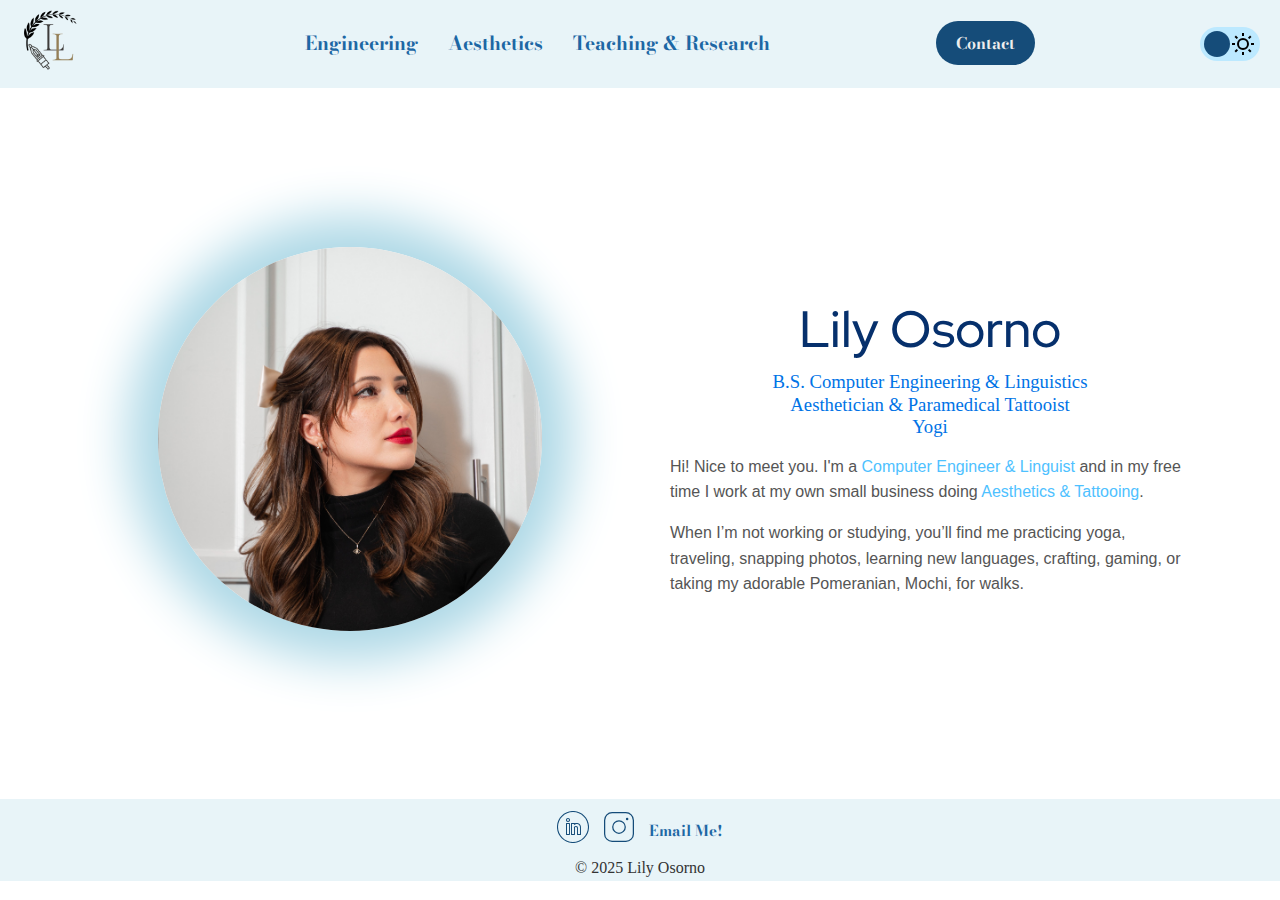
<file: index.html>
<!DOCTYPE html>
<html lang="en">
  <head>
    <title>Lily Osorno</title>
    <link rel="stylesheet" href="./style.css">
    <link rel="icon" href="resources/favicon.ico">


    <!-- Google Fonts -->
    <link rel="preconnect" href="https://fonts.googleapis.com">
    <link rel="preconnect" href="https://fonts.gstatic.com" crossorigin>
    <link href="https://fonts.googleapis.com/css2?family=Alumni+Sans+Pinstripe:ital@0;1&family=Bodoni+Moda+SC:ital,opsz,wght@0,6..96,400..900;1,6..96,400..900&family=Bodoni+Moda:ital,opsz,wght@0,6..96,400..900;1,6..96,400..900&family=Funnel+Sans:ital,wght@0,300..800;1,300..800&family=Libre+Bodoni:ital,wght@0,400..700;1,400..700&family=Red+Hat+Display:ital,wght@0,300..900;1,300..900&display=swap" rel="stylesheet">
  </head>

<header>
  <!-- Nav Bar -->
  <nav class="navbar">
    <div class="logo">
      <a href="/index.html">
      <img src="resources/logo.png" class="logo">
      </a>
    </div>
    <ul class="nav-links">
      <li><a href="/engineering.html">Engineering</a></li>
      <li><a href="/aesthetics.html">Aesthetics</a></li>
      <li><a href="/teaching.html">Teaching & Research</a></li>
    </ul>
    <div class="contact-button">
      <a href="/contact.html">Contact</a>
    </div>

    <div class="toggle-container">
      <label class="switch">
          <input type="checkbox" id="toggleSwitch">
          <span class="slider round">
              <!-- Moon SVG Icon -->
              <svg class="moon" width="24" height="800px" viewBox="0 0 24 24" xmlns="http://www.w3.org/2000/svg">
                  <path d="M21.0672 11.8568L20.4253 11.469L21.0672 11.8568ZM12.1432 2.93276L11.7553 2.29085V2.29085L12.1432 2.93276ZM7.37554 20.013C7.017 19.8056 6.5582 19.9281 6.3508 20.2866C6.14339 20.6452 6.26591 21.104 6.62446 21.3114L7.37554 20.013ZM2.68862 17.3755C2.89602 17.7341 3.35482 17.8566 3.71337 17.6492C4.07191 17.4418 4.19443 16.983 3.98703 16.6245L2.68862 17.3755ZM21.25 12C21.25 17.1086 17.1086 21.25 12 21.25V22.75C17.9371 22.75 22.75 17.9371 22.75 12H21.25ZM2.75 12C2.75 6.89137 6.89137 2.75 12 2.75V1.25C6.06294 1.25 1.25 6.06294 1.25 12H2.75ZM15.5 14.25C12.3244 14.25 9.75 11.6756 9.75 8.5H8.25C8.25 12.5041 11.4959 15.75 15.5 15.75V14.25ZM20.4253 11.469C19.4172 13.1373 17.5882 14.25 15.5 14.25V15.75C18.1349 15.75 20.4407 14.3439 21.7092 12.2447L20.4253 11.469ZM9.75 8.5C9.75 6.41182 10.8627 4.5828 12.531 3.57467L11.7553 2.29085C9.65609 3.5593 8.25 5.86509 8.25 8.5H9.75ZM12 2.75C11.9115 2.75 11.8077 2.71008 11.7324 2.63168C11.6686 2.56527 11.6538 2.50244 11.6503 2.47703C11.6461 2.44587 11.6482 2.35557 11.7553 2.29085L12.531 3.57467C13.0342 3.27065 13.196 2.71398 13.1368 2.27627C13.0754 1.82126 12.7166 1.25 12 1.25V2.75ZM21.7092 12.2447C21.6444 12.3518 21.5541 12.3539 21.523 12.3497C21.4976 12.3462 21.4347 12.3314 21.3683 12.2676C21.2899 12.1923 21.25 12.0885 21.25 12H22.75C22.75 11.2834 22.1787 10.9246 21.7237 10.8632C21.286 10.804 20.7293 10.9658 20.4253 11.469L21.7092 12.2447ZM12 21.25C10.3139 21.25 8.73533 20.7996 7.37554 20.013L6.62446 21.3114C8.2064 22.2265 10.0432 22.75 12 22.75V21.25ZM3.98703 16.6245C3.20043 15.2647 2.75 13.6861 2.75 12H1.25C1.25 13.9568 1.77351 15.7936 2.68862 17.3755L3.98703 16.6245Z" fill="#1C274C"/>
              </svg>
              <!-- Sun SVG Icon -->
              <svg class="sun" xmlns="http://www.w3.org/2000/svg" viewBox="0 0 24 24" width="24" height="24">
                  <path d="M12 18a6 6 0 1 1 0-12 6 6 0 0 1 0 12zm0-2a4 4 0 1 0 0-8 4 4 0 0 0 0 8zM11 1h2v3h-2V1zm0 19h2v3h-2v-3zM3.515 4.929l1.414-1.414L7.05 5.636 5.636 7.05 3.515 4.93zM16.95 18.364l1.414-1.414 2.121 2.121-1.414 1.414-2.121-2.121zm2.121-14.85l1.414 1.415-2.121 2.121-1.414-1.414 2.121-2.121zM5.636 16.95l1.414 1.414-2.121 2.121-1.414-1.414 2.121-2.121zM23 11v2h-3v-2h3zM4 11v2H1v-2h3z"/>
              </svg>

          </span>
      </label>
  </div>

  </nav>
</header>




  <body>
    <main>


      <div class="main-container">
        <div class="photo-section">
          <img  class="round-pic" src="resources/cropped-selfie.jpg" alt="Preparing for a tattoo">
          </div>

        <div class="text-section-right">
          <h1 class="name">Lily Osorno</h1>
          <div id="subname">
          <h3 >B.S. Computer Engineering & Linguistics</h3>
          <h3 id="subname">Aesthetician & Paramedical Tattooist</h3>
          <h3 >Yogi</h3>
          </div>

          <p>Hi! Nice to meet you. I'm a <a href="/engineering.html">Computer Engineer & Linguist</a> and in my free time I work at my own small business doing <a href="/engineering.html">Aesthetics & Tattooing</a>.</p>
          
          <p>When I’m not working or studying, you’ll find me practicing yoga, traveling, snapping photos, learning new languages, crafting, gaming, or taking my adorable Pomeranian, Mochi, for walks. 


        </div>
      
    </div>




      <footer class="footer"> 
        <div class="footer-links"> 
        
          <a href="https://www.linkedin.com/in/ileana-osorno/">
          <svg height="32" viewBox="0 0 32 32" width="32" xmlns="http://www.w3.org/2000/svg">
            <g><path d="m19.515 11.952c-.678 0-1.18.171-1.573.387-.063-.224-.27-.388-.514-.339h-2.984c-.295-.049-.534.19-.443.5v11c-.091.28.148.52.443.5h2.984c.295.02.534-.22.534-.515l-.001-6.648c-.001-.003-.012-.321.189-.54.161-.174.438-.263.821-.263.638 0 .922.261 1.028.845v6.606c-.105.295.134.535.429.515h3.145c.295.02.534-.22.428-.515v-6.828c.105-3.472-2.368-4.705-4.486-4.705zm3.523 11.048h-2.076v-6.121c0-1.181-.763-1.913-1.99-1.913-.694 0-1.234.204-1.606.606-.517.56-.477 1.27-.366 1.428v6h-2.022v-9.98h1.916v.336c0 .203.115.39.298.479s.4.067.562-.056l.14-.108c.405-.319.824-.65 1.622-.65.826 0 3.523.263 3.523 3.637v6.342z"/>
              <path d="m11 6.966c-1.122 0-2.034.912-2.034 2.034s.912 2.034 2.034 2.034 2.034-.912 2.034-2.034-.912-2.034-2.034-2.034zm0 3c-.532 0-.966-.434-.966-.966s.434-.966.966-.966.966.434.966.966-.434.966-.966.966z"/>
              <path d="m12.428 11.951h-2.968c-.295 0-.534.239-.46.549v11c-.074.28.165.52.46.5h2.968c.295.02.534-.22.534-.515v-11c0-.295-.239-.534-.534-.534zm-.428 11.049h-2.006v-9.98h2.006z"/>
              <path d="m16-.034c-8.842 0-16.034 7.192-16.034 16.034s7.192 16.034 16.034 16.034 16.034-7.192 16.034-16.034-7.192-16.034-16.034-16.034zm0 31c-8.252 0-14.966-6.714-14.966-14.966s6.714-14.966 14.966-14.966 14.966 6.714 14.966 14.966-6.714 14.966-14.966 14.966z"/>
            </g></svg>
          </a>

          <a href="https://www.instagram.com/captain.lily/">
            <?xml version="1.0" encoding="utf-8"?><!-- Uploaded to: SVG Repo, www.svgrepo.com, Generator: SVG Repo Mixer Tools -->
            <svg width="40px" height="40px" viewBox="0 0 256 256" id="Flat" xmlns="http://www.w3.org/2000/svg">
              <path d="M128,84a44,44,0,1,0,44,44A44.04978,44.04978,0,0,0,128,84Zm0,80a36,36,0,1,1,36-36A36.04061,36.04061,0,0,1,128,164ZM172,32H84A52.059,52.059,0,0,0,32,84v88a52.059,52.059,0,0,0,52,52h88a52.059,52.059,0,0,0,52-52V84A52.059,52.059,0,0,0,172,32Zm44,140a44.04978,44.04978,0,0,1-44,44H84a44.04978,44.04978,0,0,1-44-44V84A44.04978,44.04978,0,0,1,84,40h88a44.04978,44.04978,0,0,1,44,44ZM188,76a8,8,0,1,1-8-8A8.00917,8.00917,0,0,1,188,76Z"/>
            </svg>
          </a>


          <a href="mailto:iosorno@nmsu.edu">
            <h5>Email Me!</h5>
          </a>

        </div>

        <div class="copy-right">
          © 2025 Lily Osorno
        </div>


      </footer>
      </main>

   <script src="script.js"></script>

  </body>

</html>
</file>
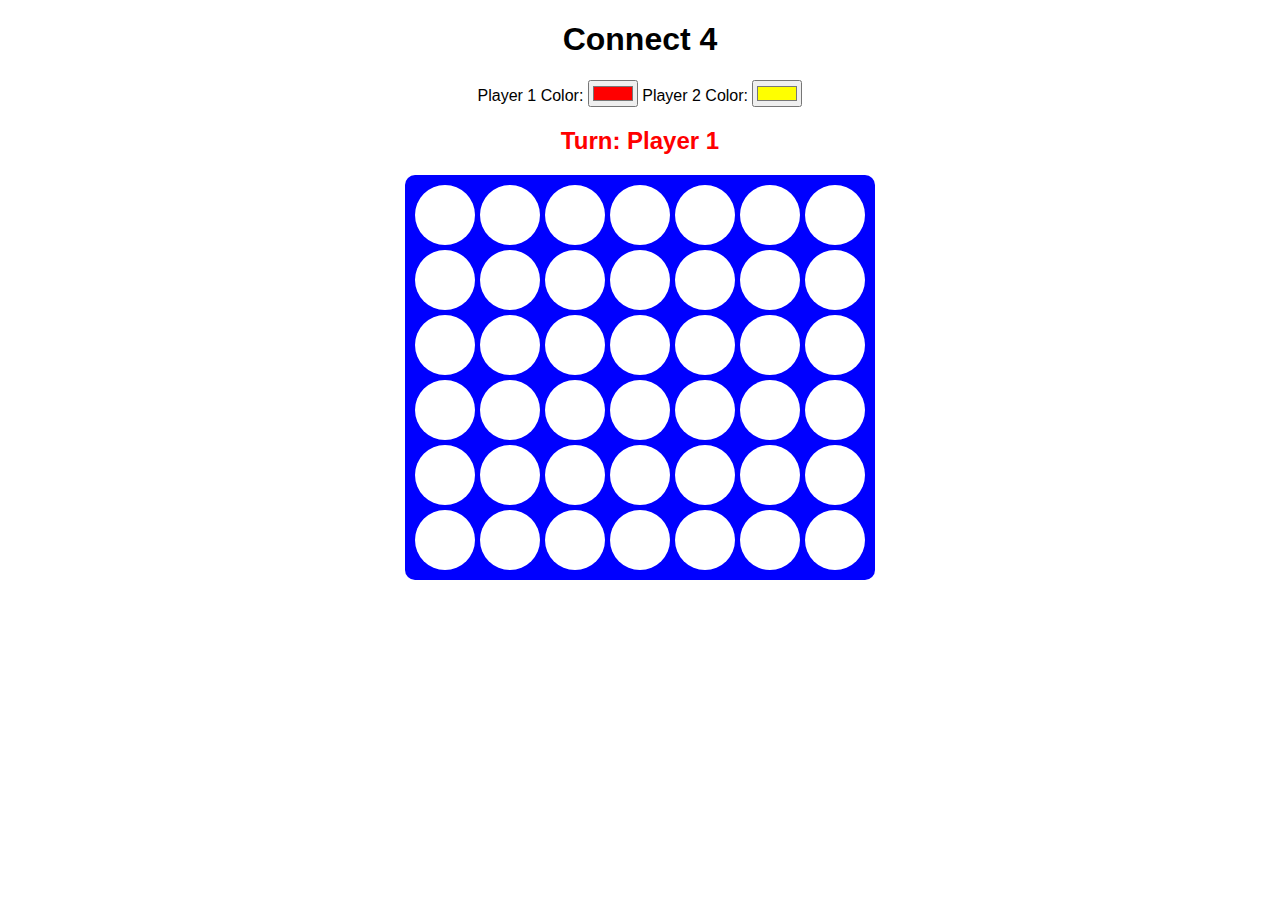
<file: connect4.html>
<!DOCTYPE html>
<html lang="en">
<head>
    <meta charset="UTF-8">
    <meta name="viewport" content="width=device-width, initial-scale=1.0">
    <title>Connect 4</title>
    <link rel="stylesheet" href="./C4style.css">
</head>
<body>
    <h1>Connect 4</h1>
    <div class="controls">
        <label>Player 1 Color: <input type="color" id="player1Color" value="#ff0000"></label>
        <label>Player 2 Color: <input type="color" id="player2Color" value="#ffff00"></label>
    </div>
    <h2 id="turnIndicator">Turn: Red</h2>
    <div class="board" id="board"></div>
    
    <script src="./C4controls.js"></script>

</body>
</html>
</file>
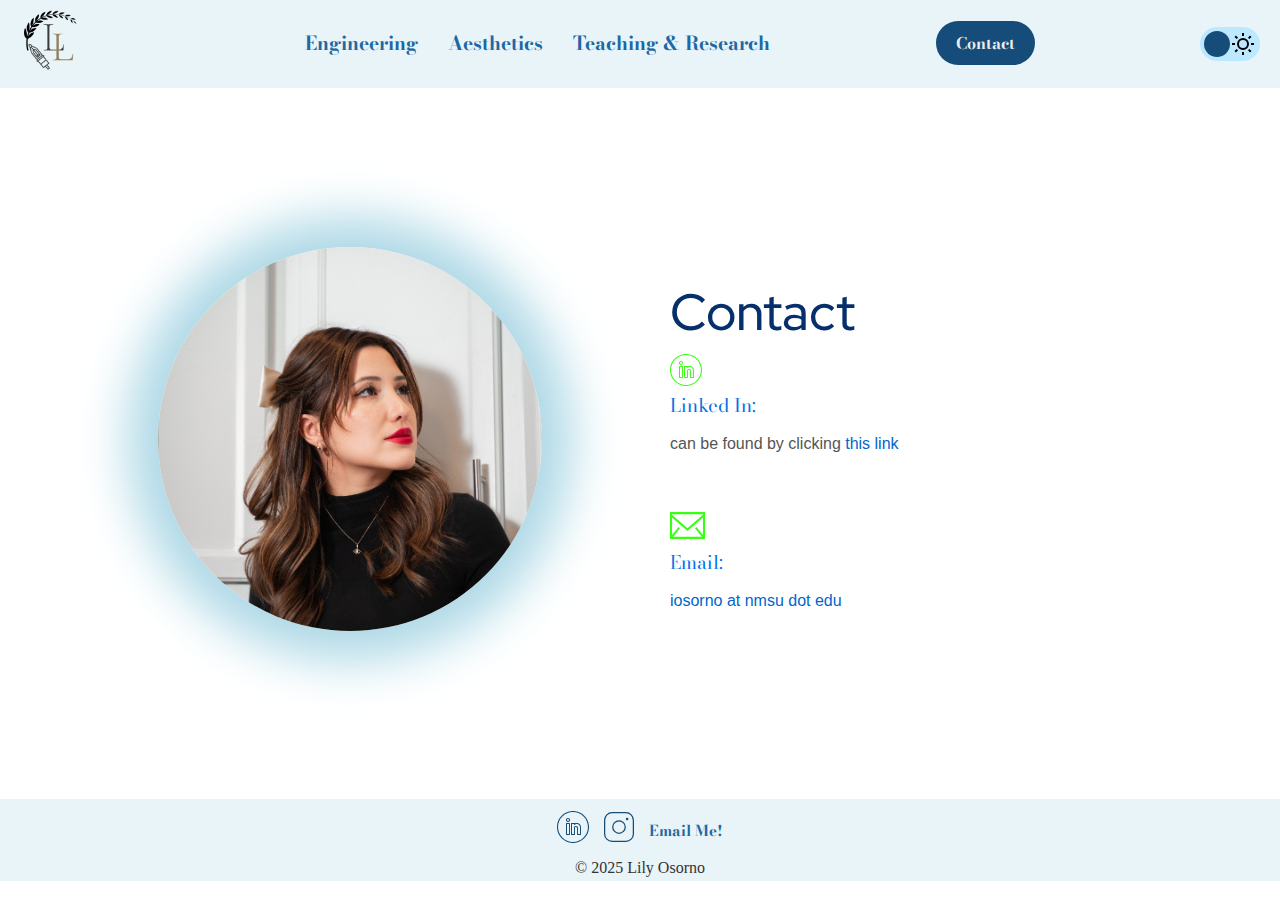
<file: contact.html>
<!DOCTYPE html>
<html lang="en">
  <head>
    <title>Contact</title>
    <link rel="stylesheet" href="./style.css">
    <link rel="icon" href="resources/favicon.ico">


    <!-- Google Fonts -->
    <link rel="preconnect" href="https://fonts.googleapis.com">
    <link rel="preconnect" href="https://fonts.gstatic.com" crossorigin>
    <link href="https://fonts.googleapis.com/css2?family=Alumni+Sans+Pinstripe:ital@0;1&family=Bodoni+Moda+SC:ital,opsz,wght@0,6..96,400..900;1,6..96,400..900&family=Bodoni+Moda:ital,opsz,wght@0,6..96,400..900;1,6..96,400..900&family=Funnel+Sans:ital,wght@0,300..800;1,300..800&family=Libre+Bodoni:ital,wght@0,400..700;1,400..700&family=Red+Hat+Display:ital,wght@0,300..900;1,300..900&display=swap" rel="stylesheet">
  </head>

<header>
  <!-- Nav Bar -->
  <nav class="navbar">
    <div class="logo">
      <a href="/index.html">
      <img src="resources/logo.png" class="logo">
      </a>
    </div>
    <ul class="nav-links">
      <li><a href="/engineering.html">Engineering</a></li>
      <li><a href="/aesthetics.html">Aesthetics</a></li>
      <li><a href="/teaching.html">Teaching & Research</a></li>
    </ul>
    <div class="contact-button">
      <a href="/contact.html">Contact</a>
    </div>

    <div class="toggle-container">
      <label class="switch">
          <input type="checkbox" id="toggleSwitch">
          <span class="slider round">
              <!-- Moon SVG Icon -->
              <svg class="moon" width="24" height="800px" viewBox="0 0 24 24" xmlns="http://www.w3.org/2000/svg">
                  <path d="M21.0672 11.8568L20.4253 11.469L21.0672 11.8568ZM12.1432 2.93276L11.7553 2.29085V2.29085L12.1432 2.93276ZM7.37554 20.013C7.017 19.8056 6.5582 19.9281 6.3508 20.2866C6.14339 20.6452 6.26591 21.104 6.62446 21.3114L7.37554 20.013ZM2.68862 17.3755C2.89602 17.7341 3.35482 17.8566 3.71337 17.6492C4.07191 17.4418 4.19443 16.983 3.98703 16.6245L2.68862 17.3755ZM21.25 12C21.25 17.1086 17.1086 21.25 12 21.25V22.75C17.9371 22.75 22.75 17.9371 22.75 12H21.25ZM2.75 12C2.75 6.89137 6.89137 2.75 12 2.75V1.25C6.06294 1.25 1.25 6.06294 1.25 12H2.75ZM15.5 14.25C12.3244 14.25 9.75 11.6756 9.75 8.5H8.25C8.25 12.5041 11.4959 15.75 15.5 15.75V14.25ZM20.4253 11.469C19.4172 13.1373 17.5882 14.25 15.5 14.25V15.75C18.1349 15.75 20.4407 14.3439 21.7092 12.2447L20.4253 11.469ZM9.75 8.5C9.75 6.41182 10.8627 4.5828 12.531 3.57467L11.7553 2.29085C9.65609 3.5593 8.25 5.86509 8.25 8.5H9.75ZM12 2.75C11.9115 2.75 11.8077 2.71008 11.7324 2.63168C11.6686 2.56527 11.6538 2.50244 11.6503 2.47703C11.6461 2.44587 11.6482 2.35557 11.7553 2.29085L12.531 3.57467C13.0342 3.27065 13.196 2.71398 13.1368 2.27627C13.0754 1.82126 12.7166 1.25 12 1.25V2.75ZM21.7092 12.2447C21.6444 12.3518 21.5541 12.3539 21.523 12.3497C21.4976 12.3462 21.4347 12.3314 21.3683 12.2676C21.2899 12.1923 21.25 12.0885 21.25 12H22.75C22.75 11.2834 22.1787 10.9246 21.7237 10.8632C21.286 10.804 20.7293 10.9658 20.4253 11.469L21.7092 12.2447ZM12 21.25C10.3139 21.25 8.73533 20.7996 7.37554 20.013L6.62446 21.3114C8.2064 22.2265 10.0432 22.75 12 22.75V21.25ZM3.98703 16.6245C3.20043 15.2647 2.75 13.6861 2.75 12H1.25C1.25 13.9568 1.77351 15.7936 2.68862 17.3755L3.98703 16.6245Z" fill="#1C274C"/>
              </svg>
              <!-- Sun SVG Icon -->
              <svg class="sun" xmlns="http://www.w3.org/2000/svg" viewBox="0 0 24 24" width="24" height="24">
                  <path d="M12 18a6 6 0 1 1 0-12 6 6 0 0 1 0 12zm0-2a4 4 0 1 0 0-8 4 4 0 0 0 0 8zM11 1h2v3h-2V1zm0 19h2v3h-2v-3zM3.515 4.929l1.414-1.414L7.05 5.636 5.636 7.05 3.515 4.93zM16.95 18.364l1.414-1.414 2.121 2.121-1.414 1.414-2.121-2.121zm2.121-14.85l1.414 1.415-2.121 2.121-1.414-1.414 2.121-2.121zM5.636 16.95l1.414 1.414-2.121 2.121-1.414-1.414 2.121-2.121zM23 11v2h-3v-2h3zM4 11v2H1v-2h3z"/>
              </svg>

          </span>
      </label>
  </div>

  </nav>
</header>





  <body>
    <main>
      <div class="main-container">
        <div class="photo-section">
          <img  class="round-pic" src="resources/cropped-selfie.jpg" alt="Preparing for a tattoo">
        </div>


        <div class="contact-column">
          <h1 class="name">Contact</h1>
    
          
          <svg height="32" viewBox="0 0 32 32" width="32" xmlns="http://www.w3.org/2000/svg" fill="#39ff14">
            <g><path d="m19.515 11.952c-.678 0-1.18.171-1.573.387-.063-.224-.27-.388-.514-.339h-2.984c-.295-.049-.534.19-.443.5v11c-.091.28.148.52.443.5h2.984c.295.02.534-.22.534-.515l-.001-6.648c-.001-.003-.012-.321.189-.54.161-.174.438-.263.821-.263.638 0 .922.261 1.028.845v6.606c-.105.295.134.535.429.515h3.145c.295.02.534-.22.428-.515v-6.828c.105-3.472-2.368-4.705-4.486-4.705zm3.523 11.048h-2.076v-6.121c0-1.181-.763-1.913-1.99-1.913-.694 0-1.234.204-1.606.606-.517.56-.477 1.27-.366 1.428v6h-2.022v-9.98h1.916v.336c0 .203.115.39.298.479s.4.067.562-.056l.14-.108c.405-.319.824-.65 1.622-.65.826 0 3.523.263 3.523 3.637v6.342z"/>
              <path d="m11 6.966c-1.122 0-2.034.912-2.034 2.034s.912 2.034 2.034 2.034 2.034-.912 2.034-2.034-.912-2.034-2.034-2.034zm0 3c-.532 0-.966-.434-.966-.966s.434-.966.966-.966.966.434.966.966-.434.966-.966.966z"/>
              <path d="m12.428 11.951h-2.968c-.295 0-.534.239-.46.549v11c-.074.28.165.52.46.5h2.968c.295.02.534-.22.534-.515v-11c0-.295-.239-.534-.534-.534zm-.428 11.049h-2.006v-9.98h2.006z"/>
              <path d="m16-.034c-8.842 0-16.034 7.192-16.034 16.034s7.192 16.034 16.034 16.034 16.034-7.192 16.034-16.034-7.192-16.034-16.034-16.034zm0 31c-8.252 0-14.966-6.714-14.966-14.966s6.714-14.966 14.966-14.966 14.966 6.714 14.966 14.966-6.714 14.966-14.966 14.966z"/>
            </g></svg>
            <h3 >Linked In:</h3>
         <p> can be found by clicking <a href="www.linkedin.com/in/ileana-osorno">this link</a></p>
          
          <br></br>
          
          <svg xmlns="http://www.w3.org/2000/svg" fill="#39ff14" width="35px" height="35px" viewBox="0 0 1920 1920">
            <path d="M0 1694.235h1920V226H0v1468.235ZM112.941 376.664V338.94H1807.06v37.723L960 1111.233l-847.059-734.57ZM1807.06 526.198v950.513l-351.134-438.89-88.32 70.475 378.353 472.998H174.042l378.353-472.998-88.32-70.475-351.134 438.89V526.198L960 1260.768l847.059-734.57Z" fill-rule="evenodd"/>
          </svg>
          <h3 >Email:</h3>
          <p> <a href="mailto:iosorno@nmsu.edu">iosorno at nmsu dot edu</a></p>
        </div>
    </div>




      <footer class="footer"> 
        <div class="footer-links"> 
        
          <a href="https://www.linkedin.com/in/ileana-osorno/">
          <svg height="32" viewBox="0 0 32 32" width="32" xmlns="http://www.w3.org/2000/svg">
            <g><path d="m19.515 11.952c-.678 0-1.18.171-1.573.387-.063-.224-.27-.388-.514-.339h-2.984c-.295-.049-.534.19-.443.5v11c-.091.28.148.52.443.5h2.984c.295.02.534-.22.534-.515l-.001-6.648c-.001-.003-.012-.321.189-.54.161-.174.438-.263.821-.263.638 0 .922.261 1.028.845v6.606c-.105.295.134.535.429.515h3.145c.295.02.534-.22.428-.515v-6.828c.105-3.472-2.368-4.705-4.486-4.705zm3.523 11.048h-2.076v-6.121c0-1.181-.763-1.913-1.99-1.913-.694 0-1.234.204-1.606.606-.517.56-.477 1.27-.366 1.428v6h-2.022v-9.98h1.916v.336c0 .203.115.39.298.479s.4.067.562-.056l.14-.108c.405-.319.824-.65 1.622-.65.826 0 3.523.263 3.523 3.637v6.342z"/>
              <path d="m11 6.966c-1.122 0-2.034.912-2.034 2.034s.912 2.034 2.034 2.034 2.034-.912 2.034-2.034-.912-2.034-2.034-2.034zm0 3c-.532 0-.966-.434-.966-.966s.434-.966.966-.966.966.434.966.966-.434.966-.966.966z"/>
              <path d="m12.428 11.951h-2.968c-.295 0-.534.239-.46.549v11c-.074.28.165.52.46.5h2.968c.295.02.534-.22.534-.515v-11c0-.295-.239-.534-.534-.534zm-.428 11.049h-2.006v-9.98h2.006z"/>
              <path d="m16-.034c-8.842 0-16.034 7.192-16.034 16.034s7.192 16.034 16.034 16.034 16.034-7.192 16.034-16.034-7.192-16.034-16.034-16.034zm0 31c-8.252 0-14.966-6.714-14.966-14.966s6.714-14.966 14.966-14.966 14.966 6.714 14.966 14.966-6.714 14.966-14.966 14.966z"/>
            </g></svg>
          </a>

          <a href="https://www.instagram.com/captain.lily/">
            <?xml version="1.0" encoding="utf-8"?><!-- Uploaded to: SVG Repo, www.svgrepo.com, Generator: SVG Repo Mixer Tools -->
            <svg width="40px" height="40px" viewBox="0 0 256 256" id="Flat" xmlns="http://www.w3.org/2000/svg">
              <path d="M128,84a44,44,0,1,0,44,44A44.04978,44.04978,0,0,0,128,84Zm0,80a36,36,0,1,1,36-36A36.04061,36.04061,0,0,1,128,164ZM172,32H84A52.059,52.059,0,0,0,32,84v88a52.059,52.059,0,0,0,52,52h88a52.059,52.059,0,0,0,52-52V84A52.059,52.059,0,0,0,172,32Zm44,140a44.04978,44.04978,0,0,1-44,44H84a44.04978,44.04978,0,0,1-44-44V84A44.04978,44.04978,0,0,1,84,40h88a44.04978,44.04978,0,0,1,44,44ZM188,76a8,8,0,1,1-8-8A8.00917,8.00917,0,0,1,188,76Z"/>
            </svg>
          </a>


          <a href="mailto:iosorno@nmsu.edu">
            <h5>Email Me!</h5>
          </a>

        </div>

        <div class="copy-right">
          © 2025 Lily Osorno
        </div>


      </footer>
      </main>
      <script src="script.js"></script>
  </body>

</html>
</file>
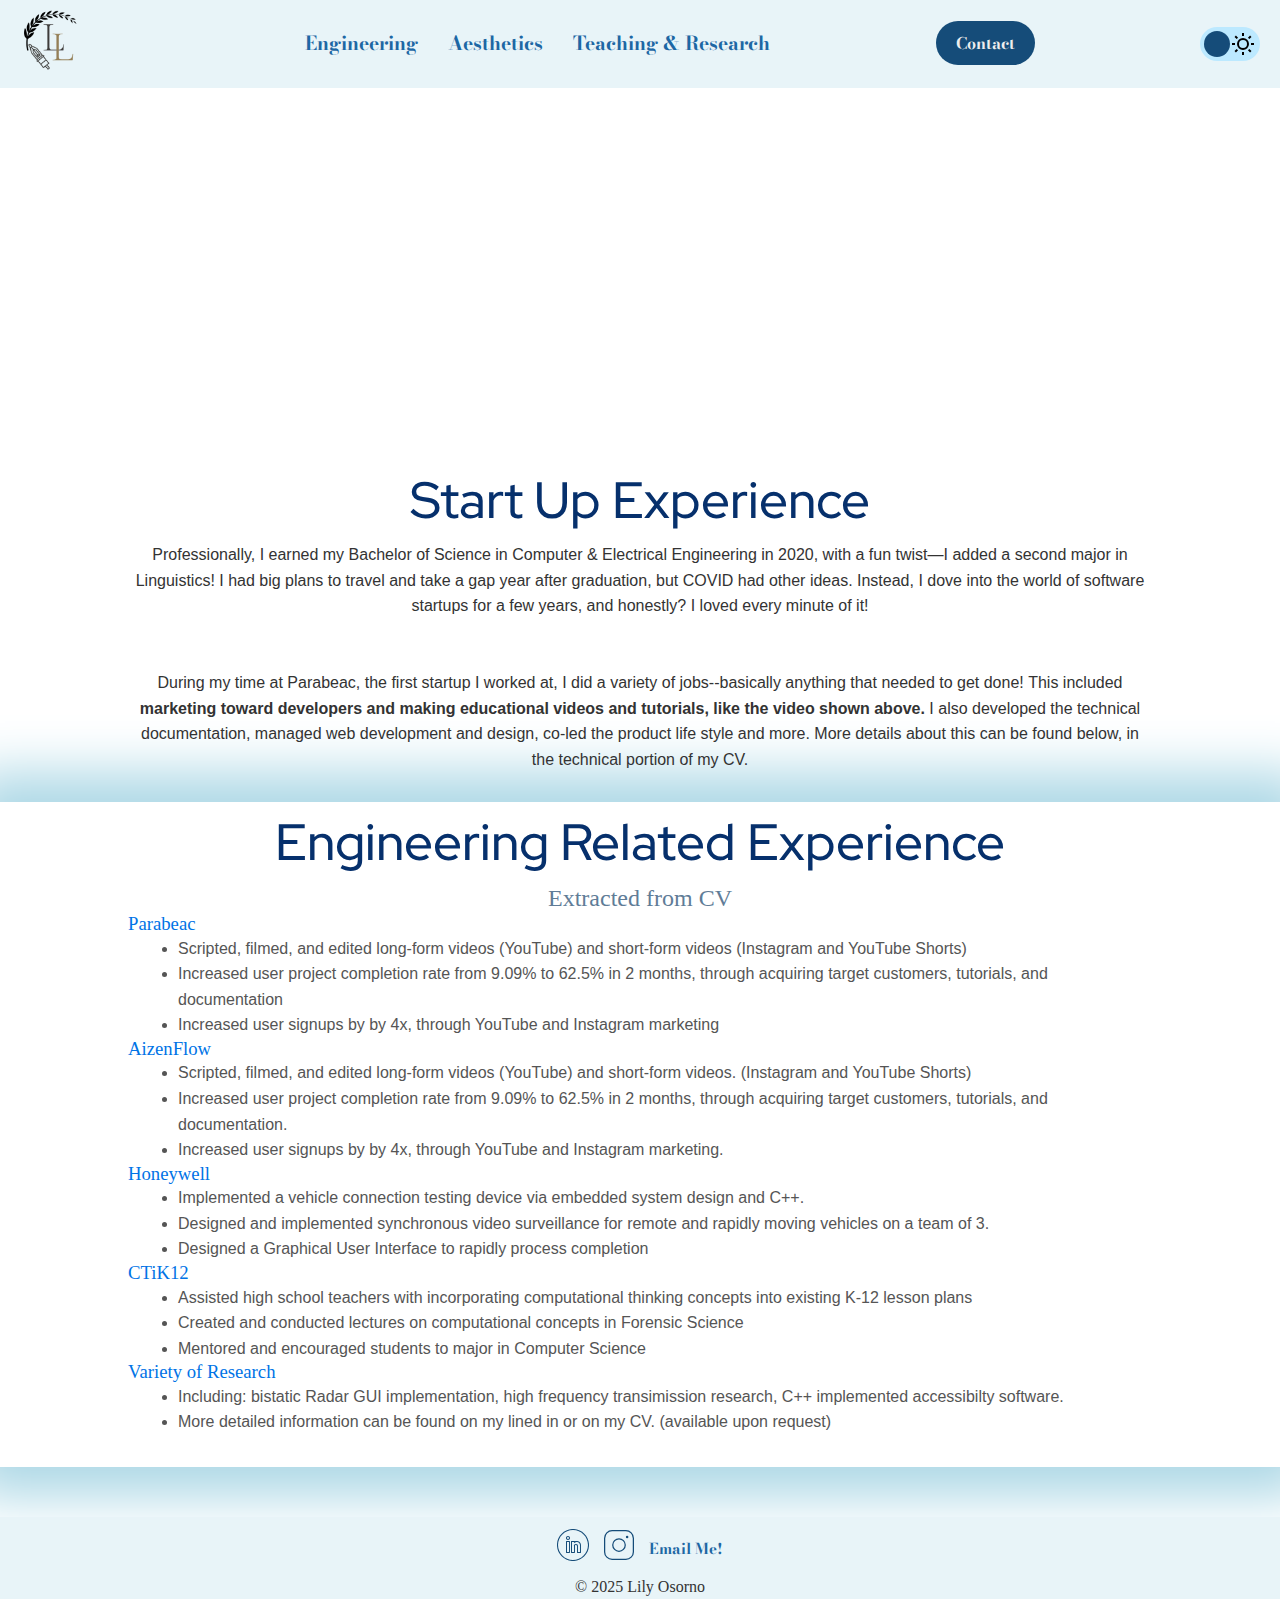
<file: engineering.html>
<!DOCTYPE html>
<html lang="en">
  <head>
    <title>Lily Osorno - Engineering</title>
    <link rel="stylesheet" href="./style.css">
    <link rel="icon" href="resources/favicon.ico">


    <!-- Google Fonts -->
    <link rel="preconnect" href="https://fonts.googleapis.com">
    <link rel="preconnect" href="https://fonts.gstatic.com" crossorigin>
    <link href="https://fonts.googleapis.com/css2?family=Alumni+Sans+Pinstripe:ital@0;1&family=Bodoni+Moda+SC:ital,opsz,wght@0,6..96,400..900;1,6..96,400..900&family=Bodoni+Moda:ital,opsz,wght@0,6..96,400..900;1,6..96,400..900&family=Funnel+Sans:ital,wght@0,300..800;1,300..800&family=Libre+Bodoni:ital,wght@0,400..700;1,400..700&family=Red+Hat+Display:ital,wght@0,300..900;1,300..900&display=swap" rel="stylesheet">
  </head>

<header>
  <!-- Nav Bar -->
  <nav class="navbar">
    <div class="logo">
      <a href="/index.html">
      <img src="resources/logo.png" class="logo">
      </a>
    </div>
    <ul class="nav-links">
      <li><a href="/engineering.html">Engineering</a></li>
      <li><a href="/aesthetics.html">Aesthetics</a></li>
      <li><a href="/teaching.html">Teaching & Research</a></li>
    </ul>
    <div class="contact-button">
      <a href="/contact.html">Contact</a>
    </div>

    <div class="toggle-container">
      <label class="switch">
          <input type="checkbox" id="toggleSwitch">
          <span class="slider round">
              <!-- Moon SVG Icon -->
              <svg class="moon" width="24" height="800px" viewBox="0 0 24 24" xmlns="http://www.w3.org/2000/svg">
                  <path d="M21.0672 11.8568L20.4253 11.469L21.0672 11.8568ZM12.1432 2.93276L11.7553 2.29085V2.29085L12.1432 2.93276ZM7.37554 20.013C7.017 19.8056 6.5582 19.9281 6.3508 20.2866C6.14339 20.6452 6.26591 21.104 6.62446 21.3114L7.37554 20.013ZM2.68862 17.3755C2.89602 17.7341 3.35482 17.8566 3.71337 17.6492C4.07191 17.4418 4.19443 16.983 3.98703 16.6245L2.68862 17.3755ZM21.25 12C21.25 17.1086 17.1086 21.25 12 21.25V22.75C17.9371 22.75 22.75 17.9371 22.75 12H21.25ZM2.75 12C2.75 6.89137 6.89137 2.75 12 2.75V1.25C6.06294 1.25 1.25 6.06294 1.25 12H2.75ZM15.5 14.25C12.3244 14.25 9.75 11.6756 9.75 8.5H8.25C8.25 12.5041 11.4959 15.75 15.5 15.75V14.25ZM20.4253 11.469C19.4172 13.1373 17.5882 14.25 15.5 14.25V15.75C18.1349 15.75 20.4407 14.3439 21.7092 12.2447L20.4253 11.469ZM9.75 8.5C9.75 6.41182 10.8627 4.5828 12.531 3.57467L11.7553 2.29085C9.65609 3.5593 8.25 5.86509 8.25 8.5H9.75ZM12 2.75C11.9115 2.75 11.8077 2.71008 11.7324 2.63168C11.6686 2.56527 11.6538 2.50244 11.6503 2.47703C11.6461 2.44587 11.6482 2.35557 11.7553 2.29085L12.531 3.57467C13.0342 3.27065 13.196 2.71398 13.1368 2.27627C13.0754 1.82126 12.7166 1.25 12 1.25V2.75ZM21.7092 12.2447C21.6444 12.3518 21.5541 12.3539 21.523 12.3497C21.4976 12.3462 21.4347 12.3314 21.3683 12.2676C21.2899 12.1923 21.25 12.0885 21.25 12H22.75C22.75 11.2834 22.1787 10.9246 21.7237 10.8632C21.286 10.804 20.7293 10.9658 20.4253 11.469L21.7092 12.2447ZM12 21.25C10.3139 21.25 8.73533 20.7996 7.37554 20.013L6.62446 21.3114C8.2064 22.2265 10.0432 22.75 12 22.75V21.25ZM3.98703 16.6245C3.20043 15.2647 2.75 13.6861 2.75 12H1.25C1.25 13.9568 1.77351 15.7936 2.68862 17.3755L3.98703 16.6245Z" fill="#1C274C"/>
              </svg>
              <!-- Sun SVG Icon -->
              <svg class="sun" xmlns="http://www.w3.org/2000/svg" viewBox="0 0 24 24" width="24" height="24">
                  <path d="M12 18a6 6 0 1 1 0-12 6 6 0 0 1 0 12zm0-2a4 4 0 1 0 0-8 4 4 0 0 0 0 8zM11 1h2v3h-2V1zm0 19h2v3h-2v-3zM3.515 4.929l1.414-1.414L7.05 5.636 5.636 7.05 3.515 4.93zM16.95 18.364l1.414-1.414 2.121 2.121-1.414 1.414-2.121-2.121zm2.121-14.85l1.414 1.415-2.121 2.121-1.414-1.414 2.121-2.121zM5.636 16.95l1.414 1.414-2.121 2.121-1.414-1.414 2.121-2.121zM23 11v2h-3v-2h3zM4 11v2H1v-2h3z"/>
              </svg>

          </span>
      </label>
  </div>

  </nav>
</header>




  <body>

    <main>

      <div class="second-container">

         <div><iframe width="560" height="315" src="https://www.youtube.com/embed/Ud5ko_X81jQ?si=Kb24dvcsIBeFOwRS" title="YouTube video player" frameborder="0" allow="accelerometer; autoplay; clipboard-write; encrypted-media; gyroscope; picture-in-picture; web-share" referrerpolicy="strict-origin-when-cross-origin" allowfullscreen></iframe></div>

         <div class="box" class="text-section-right">
           <h1 id="name">Start Up Experience</h1>
           <p>Professionally, I earned my Bachelor of Science in Computer & Electrical Engineering in 2020, with a fun twist—I added a second major in Linguistics! I had big plans to travel and take a gap year after graduation, but COVID had other ideas. Instead, I dove into the world of software startups for a few years, and honestly? I loved every minute of it!</p>
<br></br>

           <p>During my time at Parabeac, the first startup I worked at, I did a variety of jobs--basically anything that needed to get done! This included <b>marketing toward developers and making educational videos and tutorials, like the video shown above.</b> I also developed the technical documentation, managed web development and design, co-led the product life style and more. More details about this can be found below, in the technical portion of my CV. </p>
              
          </div>
      </div>


    <div class="cv-formatting">
      <h1>Engineering Related Experience</h1>
      <h2>Extracted from CV</h2>

      <div >
        <div class="box" class="text-section-right">
          <h3>Parabeac</h3>
          <ul>
            <li>Scripted, filmed, and edited long-form videos (YouTube) and short-form videos
              (Instagram and YouTube Shorts) </li>
            <li>Increased user project completion rate from 9.09% to 62.5% in 2 months, through
              acquiring target customers, tutorials, and documentation</li>
            <li>Increased user signups by by 4x, through YouTube and Instagram marketing</li>
          </ul>
        </div>
        <div class="box" class="text-section-right">
          <h3>AizenFlow</h3>
          <ul>
            <li>Scripted, filmed, and edited long-form videos (YouTube) and short-form videos.
              (Instagram and YouTube Shorts) </li>
            <li>Increased user project completion rate from 9.09% to 62.5% in 2 months, through
              acquiring target customers, tutorials, and documentation.</li>
            <li>Increased user signups by by 4x, through YouTube and Instagram marketing.</li>
          </ul>
        </div>
        <div class="box" class="text-section-right">
          <h3>Honeywell</h3>
          <ul>
            <li>Implemented a vehicle connection testing device via embedded system design and C++.</li>
            <li>Designed and implemented synchronous video surveillance for remote and rapidly moving vehicles on a team of 3. </li>
            <li>Designed a Graphical User Interface to rapidly process completion</li>
            </ul>
        </div>
        <div class="box" class="text-section-right">
          <h3>CTiK12</h3>
          <ul>
            <li>Assisted high school teachers with incorporating computational thinking concepts into existing
              K-12 lesson plans</li>
            <li>Created and conducted lectures on computational concepts in Forensic Science</li>
            <li>Mentored and encouraged students to major in Computer Science</li>
          </ul>
        </div>
        <div class="box" class="text-section-right">
          <h3>Variety of Research</h3>
          <ul>
            <li>Including: bistatic Radar GUI implementation, high frequency transimission research, C++ implemented accessibilty software. </li>
            <li>More detailed information can be found on my lined in or on my CV. (available upon request)</li>
          </ul>
        </div>
        </div>

    </div>

    <footer class="footer"> 
        <div class="footer-links"> 
        
          <a href="https://www.linkedin.com/in/ileana-osorno/">
          <svg height="32" viewBox="0 0 32 32" width="32" xmlns="http://www.w3.org/2000/svg">
            <g><path d="m19.515 11.952c-.678 0-1.18.171-1.573.387-.063-.224-.27-.388-.514-.339h-2.984c-.295-.049-.534.19-.443.5v11c-.091.28.148.52.443.5h2.984c.295.02.534-.22.534-.515l-.001-6.648c-.001-.003-.012-.321.189-.54.161-.174.438-.263.821-.263.638 0 .922.261 1.028.845v6.606c-.105.295.134.535.429.515h3.145c.295.02.534-.22.428-.515v-6.828c.105-3.472-2.368-4.705-4.486-4.705zm3.523 11.048h-2.076v-6.121c0-1.181-.763-1.913-1.99-1.913-.694 0-1.234.204-1.606.606-.517.56-.477 1.27-.366 1.428v6h-2.022v-9.98h1.916v.336c0 .203.115.39.298.479s.4.067.562-.056l.14-.108c.405-.319.824-.65 1.622-.65.826 0 3.523.263 3.523 3.637v6.342z"/>
              <path d="m11 6.966c-1.122 0-2.034.912-2.034 2.034s.912 2.034 2.034 2.034 2.034-.912 2.034-2.034-.912-2.034-2.034-2.034zm0 3c-.532 0-.966-.434-.966-.966s.434-.966.966-.966.966.434.966.966-.434.966-.966.966z"/>
              <path d="m12.428 11.951h-2.968c-.295 0-.534.239-.46.549v11c-.074.28.165.52.46.5h2.968c.295.02.534-.22.534-.515v-11c0-.295-.239-.534-.534-.534zm-.428 11.049h-2.006v-9.98h2.006z"/>
              <path d="m16-.034c-8.842 0-16.034 7.192-16.034 16.034s7.192 16.034 16.034 16.034 16.034-7.192 16.034-16.034-7.192-16.034-16.034-16.034zm0 31c-8.252 0-14.966-6.714-14.966-14.966s6.714-14.966 14.966-14.966 14.966 6.714 14.966 14.966-6.714 14.966-14.966 14.966z"/>
            </g></svg>
          </a>

          <a href="https://www.instagram.com/captain.lily/">
            <?xml version="1.0" encoding="utf-8"?><!-- Uploaded to: SVG Repo, www.svgrepo.com, Generator: SVG Repo Mixer Tools -->
            <svg width="40px" height="40px" viewBox="0 0 256 256" id="Flat" xmlns="http://www.w3.org/2000/svg">
              <path d="M128,84a44,44,0,1,0,44,44A44.04978,44.04978,0,0,0,128,84Zm0,80a36,36,0,1,1,36-36A36.04061,36.04061,0,0,1,128,164ZM172,32H84A52.059,52.059,0,0,0,32,84v88a52.059,52.059,0,0,0,52,52h88a52.059,52.059,0,0,0,52-52V84A52.059,52.059,0,0,0,172,32Zm44,140a44.04978,44.04978,0,0,1-44,44H84a44.04978,44.04978,0,0,1-44-44V84A44.04978,44.04978,0,0,1,84,40h88a44.04978,44.04978,0,0,1,44,44ZM188,76a8,8,0,1,1-8-8A8.00917,8.00917,0,0,1,188,76Z"/>
            </svg>
          </a>


          <a href="mailto:iosorno@nmsu.edu">
            <h5>Email Me!</h5>
          </a>

        </div>

        <div class="copy-right">
          © 2025 Lily Osorno
        </div>


      </footer>

   
      </main>
      <script src="script.js"></script>
  </body>

</html>
</file>
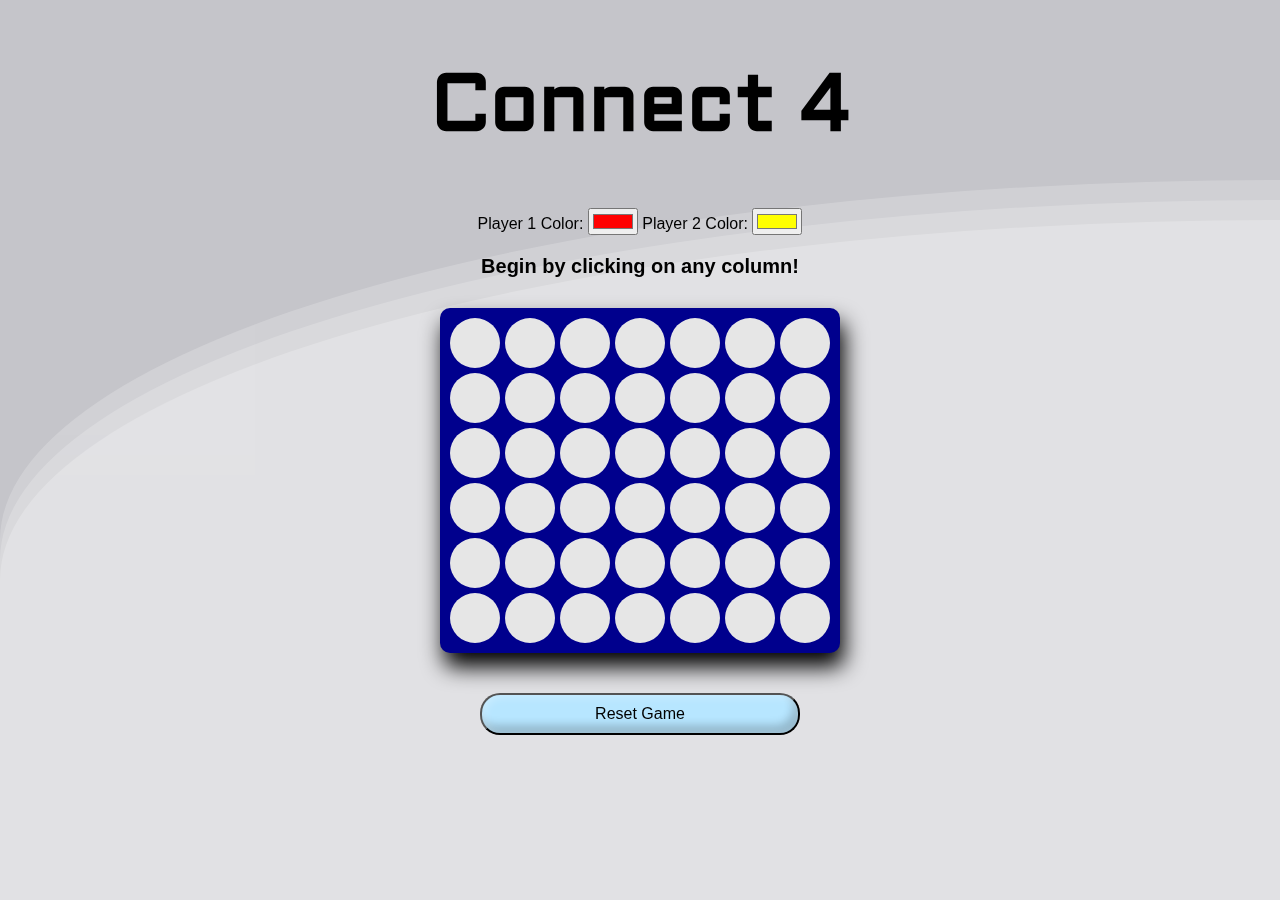
<file: game2.html>
<!DOCTYPE html>
<html lang="en">
<head>
    <meta charset="UTF-8">
    <meta name="viewport" content="width=device-width, initial-scale=1.0">
    <title>Connect 4</title>
    <style>
        body {
    margin: auto;
    font-family: -apple-system, BlinkMacSystemFont, sans-serif;
    overflow: auto;
    background: rgb(140 140 150 / 50%);
    background-size: 400% 400%;
    background-attachment: scroll;
}

@keyframes gradient {
    0% {
        background-position: 0% 0%;
    }
    50% {
        background-position: 50% 50%;
    }
    100% {
        background-position: 0% 0%;
    }
}

.wave {
    background: rgb(255 255 255 / 25%);
    border-radius: 1000% 1000% 0 0;
    position: fixed;
    width: 200%;
    height: 80vh;
    animation: wave 15s -3s linear infinite;
    transform: translate3d(0, 0, 0);
    opacity: 0.8;
    bottom: 0;
    left: 0;
    z-index: -1;
}

.wave:nth-of-type(2) {
    bottom: -1.25em;
    animation: wave 18s linear reverse infinite;
    opacity: 0.8;
}

.wave:nth-of-type(3) {
    bottom: -2.5em;
    animation: wave 20s -1s reverse infinite;
    opacity: 0.9;
}

@keyframes wave {
    2% {
        transform: translateX(1);
    }

    25% {
        transform: translateX(-25%);
    }

    50% {
        transform: translateX(-50%);
    }

    75% {
        transform: translateX(-25%);
    }

    100% {
        transform: translateX(1);
    }
}

        .vertical {
            display: flex;
            flex-direction: column;
            align-items: center;
        }


        .board-container {
            position: relative;
            display: inline-block;
        }
        .board {
            display: grid;
            grid-template-columns: repeat(7, 50px);
            grid-template-rows: repeat(6, 50px);
            gap: 5px;
            margin: 20px auto;
            width: max-content;
            background-color: rgb(0, 0, 141);
            padding: 10px;
            border-radius: 10px;
            filter: drop-shadow(4px 14px 11px #000000);
        }
        .cell {
            width: 50px;
            height: 50px;
            background-color: rgb(230, 230, 230);
            border-radius: 50%;
            display: flex;
            align-items: center;
            justify-content: center;
            
        }
        .cell.taken {
            background-color: rgb(191, 191, 191);
        }

        .cell:hover{
            box-shadow: -12px -8px 40px rgba(70, 70, 70, 0.449) inset;
        }
        
        .piece {
            width: 50px;
            height: 50px;
            border-radius: 50%;
            position: absolute;
            top: -60px;
            transition: top 0.2s ease-in;
        }        

        .h1 {
            font-family:"Aldrich", sans-serif;
            font-size: 4rem;
        }
        .message {
            padding-top: 10px;
            font-size: 20px;
            font-weight: bold;
            margin: 10px 0;
        }
        .winner-message {
            position: absolute;
            top: 50%;
            left: 50%;
            transform: translate(-50%, -50%);
            font-size: 40px;
            font-weight: bold;
            color: white;
            background: rgba(0, 0, 0, 0.7);
            padding: 20px;
            border-radius: 10px;
            display: none;
            margin-left:auto;
            margin-right:auto;
        }

        #title {
            font-family: "Aldrich", sans-serif;
            font-size: 5rem;
        }

        .reset-btn {
            margin-top: 20px;
            padding: 10px 20px;
            font-family: 'Trebuchet MS', 'Lucida Sans Unicode', 'Lucida Grande', 'Lucida Sans', Arial, sans-serif;
            font-size: 16px;
            cursor: pointer;
            width: 25vw;
            background-color: #b7e6ff;
            border-radius: 20px;
            box-shadow: inset 2px 2px 10px rgba(255, 255, 255, 0.297), inset -5px -8px 8px rgba(0,0,0,.2);
        }

        .reset-btn:hover{
            margin-top: 20px;
            padding: 10px 20px;
            font-size: 16px;
            cursor: pointer;
            width: 25vw;
            background-color: #b7e6ff;
            border-radius: 20px;
            box-shadow: 0px 9px 30px rgba(255, 149, 5, 0.3);
        }


    </style>

    <link rel="preconnect" href="https://fonts.googleapis.com">
    <link rel="preconnect" href="https://fonts.gstatic.com" crossorigin>
    <link href="https://fonts.googleapis.com/css2?family=Aldrich&display=swap" rel="stylesheet">
</head>
<body>
    <div class="wave"></div>
     <div class="wave"></div>
     <div class="wave"></div> 
    <center>

    <h1 id="title">Connect 4</h1>
    <div>
        Player 1 Color: <input type="color" id="player1Color" value="#ff0000">
        Player 2 Color: <input type="color" id="player2Color" value="#ffff00">
    </div>
    </center>

<div class="vertical">
    <p class="message" id="message">Begin by clicking on any column!</p>
  
    <div class="board-container">
        <div class="board" id="board"></div>
        <div class="winner-message" id="winnerMessage"></div>
    </div>
  
    <button class="reset-btn" onclick="resetGame()">Reset Game</button>

</div>


    <script>
        const rows = 6;
        const cols = 7;
        let board = Array(rows).fill(null).map(() => Array(cols).fill(null));
        let currentPlayer = 1;
        let colors = { 1: "#ff0000", 2: "#ffff00" };
        
        document.getElementById("player1Color").addEventListener("input", (e) => colors[1] = e.target.value);
        document.getElementById("player2Color").addEventListener("input", (e) => colors[2] = e.target.value);

        function createBoard() {
            const boardElement = document.getElementById("board");
            boardElement.innerHTML = "";
            for (let r = 0; r < rows; r++) {
                for (let c = 0; c < cols; c++) {
                    const cell = document.createElement("div");
                    cell.classList.add("cell");
                    cell.dataset.row = r;
                    cell.dataset.col = c;
                    cell.addEventListener("click", () => dropPiece(c));
                    boardElement.appendChild(cell);
                }
            }
        }

        function dropPiece(col) {
            for (let r = rows - 1; r >= 0; r--) {
                if (!board[r][col]) {
                    board[r][col] = currentPlayer;
                    updateBoard();
                    if (checkWin(r, col)) {
                        document.getElementById("winnerMessage").textContent = `Player ${currentPlayer} wins!`
                        document.getElementById("winnerMessage").style.color = colors[currentPlayer];
                        document.getElementById("winnerMessage").style.display = "block";
                        disableBoard();
                        return;
                    }
                    currentPlayer = currentPlayer === 1 ? 2 : 1;
                    document.getElementById("message").textContent = `Player ${currentPlayer}'s turn`;
                    document.getElementById("message").style.color = colors[currentPlayer];
                    return;
                }
            }
        }


        function updateBoard() {
            const cells = document.querySelectorAll(".cell");
            cells.forEach(cell => {
                let r = cell.dataset.row;
                let c = cell.dataset.col;
                if (board[r][c]) {
                    cell.style.backgroundColor = colors[board[r][c]];
                    cell.classList.add("taken");
                }
            });
        }


        function checkWin(row, col) {
            const directions = [
                [ [0, 1], [0, -1] ],
                [ [1, 0], [-1, 0] ],
                [ [1, 1], [-1, -1] ],
                [ [1, -1], [-1, 1] ]
            ];
            for (let direction of directions) {
                let count = 1;
                for (let [dr, dc] of direction) {
                    let r = row + dr, c = col + dc;
                    while (r >= 0 && r < rows && c >= 0 && c < cols && board[r][c] === currentPlayer) {
                        count++;
                        r += dr;
                        c += dc;
                    }
                }
                if (count >= 4) return true;
            }
            return false;
        }

        function disableBoard() {
            document.querySelectorAll(".cell").forEach(cell => cell.replaceWith(cell.cloneNode(true)));
        }

        function resetGame() {
            board = Array(rows).fill(null).map(() => Array(cols).fill(null));
            currentPlayer = 1;
            document.getElementById("message").textContent = "Turn: Player 1";
            document.getElementById("message").style.color = colors[currentPlayer];
            document.getElementById("winnerMessage").style.display = "none"
            document.getElementById("winnerMessage").style.color = colors[currentPlayer];
            createBoard();
        }

        createBoard();
    </script>
</body>
</html>
</file>
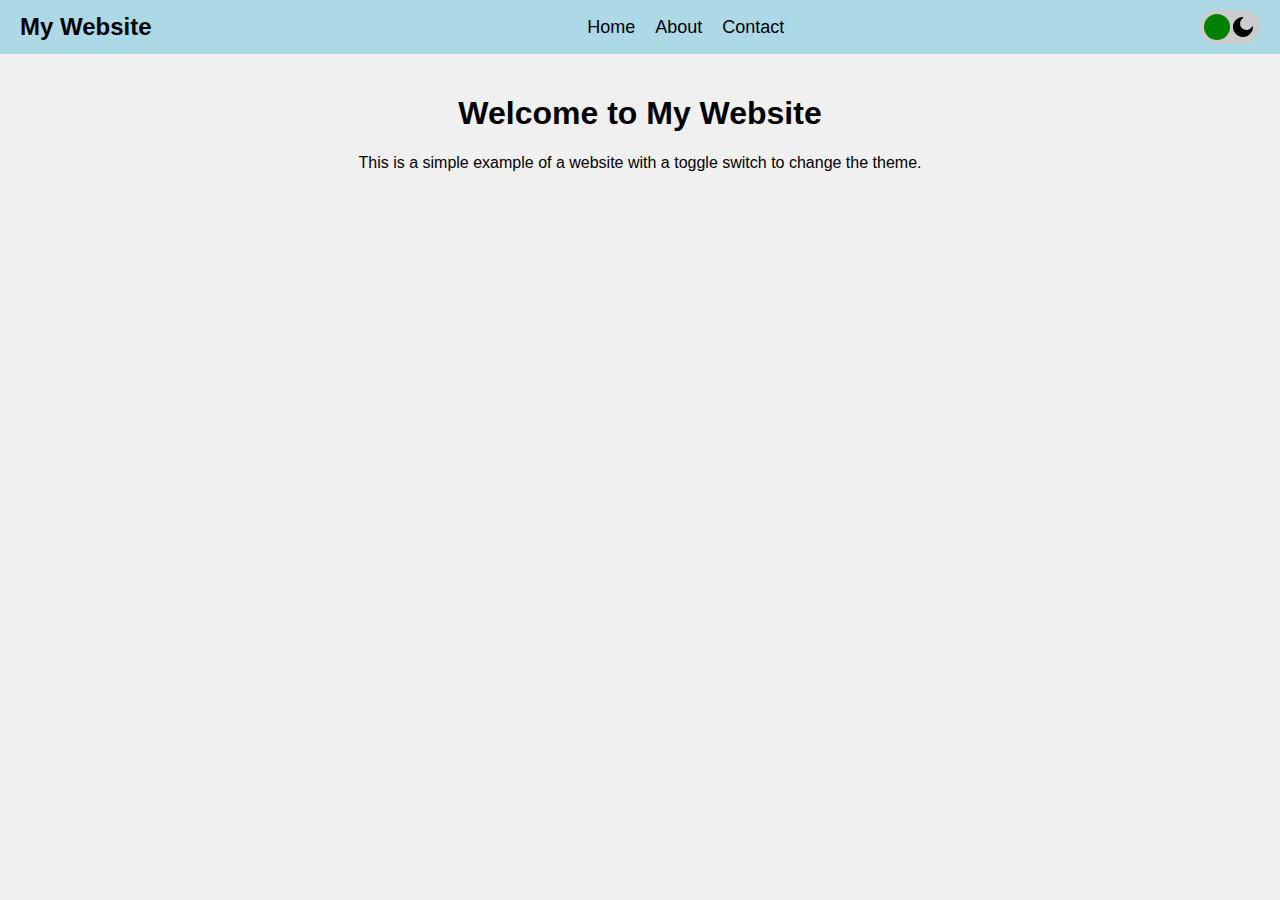
<file: index2.html>
<!DOCTYPE html>
<html lang="en">
<head>
    <meta charset="UTF-8">
    <meta name="viewport" content="width=device-width, initial-scale=1.0">
    <title>Toggle Background and Navbar</title>
    <link rel="stylesheet" href="style2.css">
</head>
<body>
    <!-- Navbar -->
    <nav class="navbar">
        <div class="navbar-brand">My Website</div>
        <ul class="navbar-links">
            <li><a href="#">Home</a></li>
            <li><a href="#">About</a></li>
            <li><a href="#">Contact</a></li>
        </ul>
        <div class="toggle-container">
            <label class="switch">
                <input type="checkbox" id="toggleSwitch">
                <span class="slider round">
                    <!-- Sun SVG Icon -->
                    <svg class="sun" xmlns="http://www.w3.org/2000/svg" viewBox="0 0 24 24" width="24" height="24">
                        <path d="M12 18a6 6 0 1 1 0-12 6 6 0 0 1 0 12zm0-2a4 4 0 1 0 0-8 4 4 0 0 0 0 8zM11 1h2v3h-2V1zm0 19h2v3h-2v-3zM3.515 4.929l1.414-1.414L7.05 5.636 5.636 7.05 3.515 4.93zM16.95 18.364l1.414-1.414 2.121 2.121-1.414 1.414-2.121-2.121zm2.121-14.85l1.414 1.415-2.121 2.121-1.414-1.414 2.121-2.121zM5.636 16.95l1.414 1.414-2.121 2.121-1.414-1.414 2.121-2.121zM23 11v2h-3v-2h3zM4 11v2H1v-2h3z"/>
                    </svg>
                    <!-- Moon SVG Icon -->
                    <svg class="moon" xmlns="http://www.w3.org/2000/svg" viewBox="0 0 24 24" width="24" height="24">
                        <path d="M12 22c5.523 0 10-4.477 10-10 0-.463-.694-.54-.933-.143a6.5 6.5 0 1 1-8.924-8.924C12.54 2.693 12.463 2 12 2 6.477 2 2 6.477 2 12s4.477 10 10 10z"/>
                    </svg>
                </span>
            </label>
        </div>
    </nav>

    <!-- Main Content -->
    <div class="content">
        <h1>Welcome to My Website</h1>
        <p>This is a simple example of a website with a toggle switch to change the theme.</p>
    </div>

    <script src="script.js"></script>
</body>
</html>
</file>
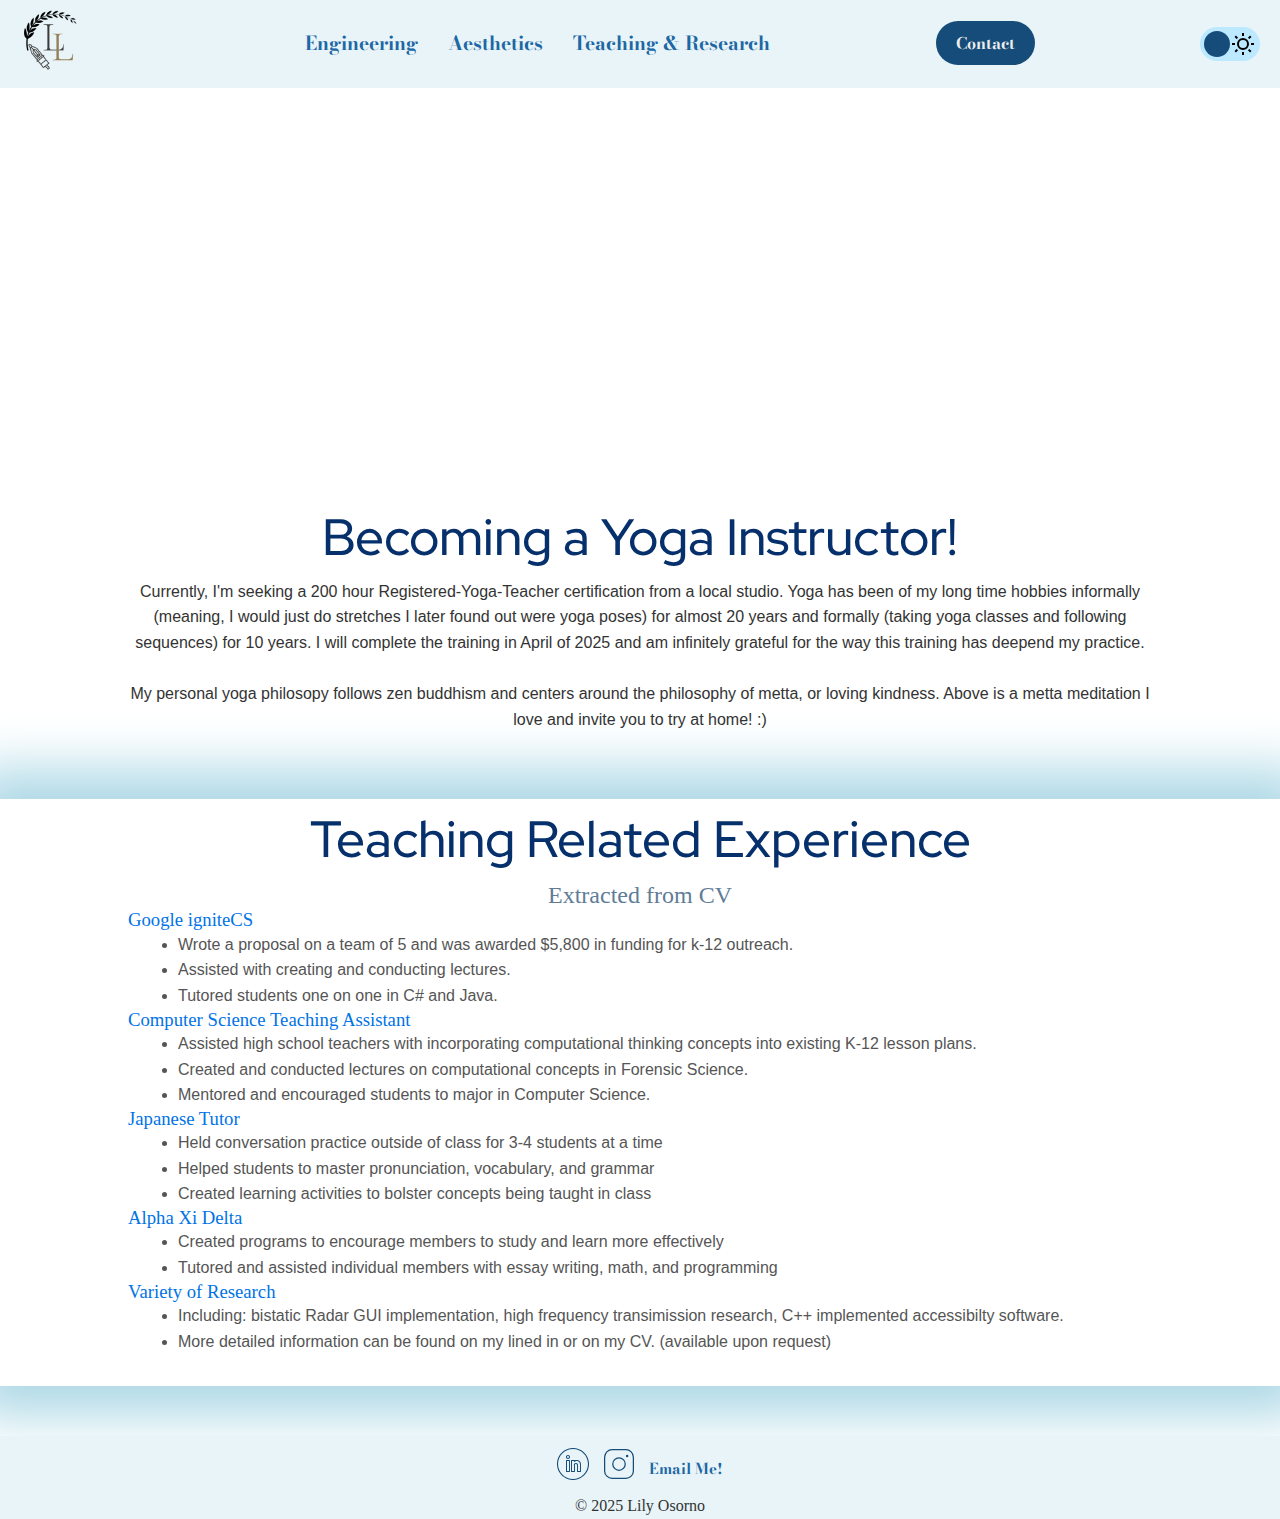
<file: teaching.html>
<!DOCTYPE html>
<html lang="en">
  <head>
    <title>Lily Osorno - T & R</title>
    <link rel="stylesheet" href="./style.css">
    <link rel="icon" href="resources/favicon.ico">


    <!-- Google Fonts -->
    <link rel="preconnect" href="https://fonts.googleapis.com">
    <link rel="preconnect" href="https://fonts.gstatic.com" crossorigin>
    <link href="https://fonts.googleapis.com/css2?family=Alumni+Sans+Pinstripe:ital@0;1&family=Bodoni+Moda+SC:ital,opsz,wght@0,6..96,400..900;1,6..96,400..900&family=Bodoni+Moda:ital,opsz,wght@0,6..96,400..900;1,6..96,400..900&family=Funnel+Sans:ital,wght@0,300..800;1,300..800&family=Libre+Bodoni:ital,wght@0,400..700;1,400..700&family=Red+Hat+Display:ital,wght@0,300..900;1,300..900&display=swap" rel="stylesheet">
  </head>

<header>
  <!-- Nav Bar -->
  <nav class="navbar">
    <div class="logo">
      <a href="/index.html">
      <img src="resources/logo.png" class="logo">
      </a>
    </div>
    <ul class="nav-links">
      <li><a href="/engineering.html">Engineering</a></li>
      <li><a href="/aesthetics.html">Aesthetics</a></li>
      <li><a href="/teaching.html">Teaching & Research</a></li>
    </ul>
    <div class="contact-button">
      <a href="/contact.html">Contact</a>
    </div>

    <div class="toggle-container">
      <label class="switch">
          <input type="checkbox" id="toggleSwitch">
          <span class="slider round">
              <!-- Moon SVG Icon -->
              <svg class="moon" width="24" height="800px" viewBox="0 0 24 24" xmlns="http://www.w3.org/2000/svg">
                  <path d="M21.0672 11.8568L20.4253 11.469L21.0672 11.8568ZM12.1432 2.93276L11.7553 2.29085V2.29085L12.1432 2.93276ZM7.37554 20.013C7.017 19.8056 6.5582 19.9281 6.3508 20.2866C6.14339 20.6452 6.26591 21.104 6.62446 21.3114L7.37554 20.013ZM2.68862 17.3755C2.89602 17.7341 3.35482 17.8566 3.71337 17.6492C4.07191 17.4418 4.19443 16.983 3.98703 16.6245L2.68862 17.3755ZM21.25 12C21.25 17.1086 17.1086 21.25 12 21.25V22.75C17.9371 22.75 22.75 17.9371 22.75 12H21.25ZM2.75 12C2.75 6.89137 6.89137 2.75 12 2.75V1.25C6.06294 1.25 1.25 6.06294 1.25 12H2.75ZM15.5 14.25C12.3244 14.25 9.75 11.6756 9.75 8.5H8.25C8.25 12.5041 11.4959 15.75 15.5 15.75V14.25ZM20.4253 11.469C19.4172 13.1373 17.5882 14.25 15.5 14.25V15.75C18.1349 15.75 20.4407 14.3439 21.7092 12.2447L20.4253 11.469ZM9.75 8.5C9.75 6.41182 10.8627 4.5828 12.531 3.57467L11.7553 2.29085C9.65609 3.5593 8.25 5.86509 8.25 8.5H9.75ZM12 2.75C11.9115 2.75 11.8077 2.71008 11.7324 2.63168C11.6686 2.56527 11.6538 2.50244 11.6503 2.47703C11.6461 2.44587 11.6482 2.35557 11.7553 2.29085L12.531 3.57467C13.0342 3.27065 13.196 2.71398 13.1368 2.27627C13.0754 1.82126 12.7166 1.25 12 1.25V2.75ZM21.7092 12.2447C21.6444 12.3518 21.5541 12.3539 21.523 12.3497C21.4976 12.3462 21.4347 12.3314 21.3683 12.2676C21.2899 12.1923 21.25 12.0885 21.25 12H22.75C22.75 11.2834 22.1787 10.9246 21.7237 10.8632C21.286 10.804 20.7293 10.9658 20.4253 11.469L21.7092 12.2447ZM12 21.25C10.3139 21.25 8.73533 20.7996 7.37554 20.013L6.62446 21.3114C8.2064 22.2265 10.0432 22.75 12 22.75V21.25ZM3.98703 16.6245C3.20043 15.2647 2.75 13.6861 2.75 12H1.25C1.25 13.9568 1.77351 15.7936 2.68862 17.3755L3.98703 16.6245Z" fill="#1C274C"/>
              </svg>
              <!-- Sun SVG Icon -->
              <svg class="sun" xmlns="http://www.w3.org/2000/svg" viewBox="0 0 24 24" width="24" height="24">
                  <path d="M12 18a6 6 0 1 1 0-12 6 6 0 0 1 0 12zm0-2a4 4 0 1 0 0-8 4 4 0 0 0 0 8zM11 1h2v3h-2V1zm0 19h2v3h-2v-3zM3.515 4.929l1.414-1.414L7.05 5.636 5.636 7.05 3.515 4.93zM16.95 18.364l1.414-1.414 2.121 2.121-1.414 1.414-2.121-2.121zm2.121-14.85l1.414 1.415-2.121 2.121-1.414-1.414 2.121-2.121zM5.636 16.95l1.414 1.414-2.121 2.121-1.414-1.414 2.121-2.121zM23 11v2h-3v-2h3zM4 11v2H1v-2h3z"/>
              </svg>

          </span>
      </label>
  </div>

  </nav>
</header>




  <body>

    <main>

      <div class="second-container">

         <div><iframe width="560" height="315" src="https://www.youtube.com/embed/aPiaLnWi6lM?si=D7C3hz_DPLJPjZ8T" title="YouTube video player" frameborder="0" allow="accelerometer; autoplay; clipboard-write; encrypted-media; gyroscope; picture-in-picture; web-share" referrerpolicy="strict-origin-when-cross-origin" allowfullscreen></iframe></div>

         <div class="box" class="text-section-right">
           <h1 id="name">Becoming a Yoga Instructor!</h1>
           <p>Currently, I'm seeking a 200 hour Registered-Yoga-Teacher certification from a local studio. Yoga
            has been of my long time hobbies informally (meaning, I would just do stretches I later found out were
          yoga poses) for almost 20 years and formally (taking yoga classes and following sequences) for 10 years.

          I will complete the training in April of 2025 and am infinitely grateful for the way this training has deepend my practice.
          <br></br>

          <p>
          My personal yoga philosopy follows zen buddhism and centers around the philosophy of metta, or loving kindness.
          Above is a metta meditation I love and invite you to try at home! :)
           </p>
              
          </div>
      </div>


    <div class="cv-formatting">
      <h1>Teaching Related Experience</h1>
      <h2>Extracted from CV</h2>

      <div >
        <div class="box" class="text-section-right">
          <h3>Google igniteCS</h3>
          <ul>
            <li>Wrote a proposal on a team of 5 and was awarded $5,800 in funding for k-12 outreach.</li>
            <li>Assisted with creating and conducting lectures.</li>
            <li>Tutored students one on one in C# and Java.</li>
          </ul>
        </div>
        <div class="box" class="text-section-right">
          <h3>Computer Science Teaching Assistant</h3>
          <ul>
            <li>Assisted high school teachers with incorporating computational thinking concepts into existing
              K-12 lesson plans.</li>
            <li>Created and conducted lectures on computational concepts in Forensic Science.</li>
            <li>Mentored and encouraged students to major in Computer Science.</li>
          </ul>
        </div>
        <div class="box" class="text-section-right">
          <h3>Japanese Tutor</h3>
          <ul>
            <li>Held conversation practice outside of class for 3-4 students at a time</li>
            <li>Helped students to master pronunciation, vocabulary, and grammar</li>
            <li>Created learning activities to bolster concepts being taught in class</li>
            </ul>
        </div>
        <div class="box" class="text-section-right">
          <h3>Alpha Xi Delta</h3>
          <ul>
            <li>Created programs to encourage members to study and learn more effectively</li>
            <li>Tutored and assisted individual members with essay writing, math, and programming</li>
          </ul>
        </div>
        <div class="box" class="text-section-right">
          <h3>Variety of Research</h3>
          <ul>
            <li>Including: bistatic Radar GUI implementation, high frequency transimission research, C++ implemented accessibilty software. </li>
            <li>More detailed information can be found on my lined in or on my CV. (available upon request)</li>
          </ul>
        </div>
        </div>

    </div>

    <footer class="footer"> 
        <div class="footer-links"> 
        
          <a href="https://www.linkedin.com/in/ileana-osorno/">
          <svg height="32" viewBox="0 0 32 32" width="32" xmlns="http://www.w3.org/2000/svg">
            <g><path d="m19.515 11.952c-.678 0-1.18.171-1.573.387-.063-.224-.27-.388-.514-.339h-2.984c-.295-.049-.534.19-.443.5v11c-.091.28.148.52.443.5h2.984c.295.02.534-.22.534-.515l-.001-6.648c-.001-.003-.012-.321.189-.54.161-.174.438-.263.821-.263.638 0 .922.261 1.028.845v6.606c-.105.295.134.535.429.515h3.145c.295.02.534-.22.428-.515v-6.828c.105-3.472-2.368-4.705-4.486-4.705zm3.523 11.048h-2.076v-6.121c0-1.181-.763-1.913-1.99-1.913-.694 0-1.234.204-1.606.606-.517.56-.477 1.27-.366 1.428v6h-2.022v-9.98h1.916v.336c0 .203.115.39.298.479s.4.067.562-.056l.14-.108c.405-.319.824-.65 1.622-.65.826 0 3.523.263 3.523 3.637v6.342z"/>
              <path d="m11 6.966c-1.122 0-2.034.912-2.034 2.034s.912 2.034 2.034 2.034 2.034-.912 2.034-2.034-.912-2.034-2.034-2.034zm0 3c-.532 0-.966-.434-.966-.966s.434-.966.966-.966.966.434.966.966-.434.966-.966.966z"/>
              <path d="m12.428 11.951h-2.968c-.295 0-.534.239-.46.549v11c-.074.28.165.52.46.5h2.968c.295.02.534-.22.534-.515v-11c0-.295-.239-.534-.534-.534zm-.428 11.049h-2.006v-9.98h2.006z"/>
              <path d="m16-.034c-8.842 0-16.034 7.192-16.034 16.034s7.192 16.034 16.034 16.034 16.034-7.192 16.034-16.034-7.192-16.034-16.034-16.034zm0 31c-8.252 0-14.966-6.714-14.966-14.966s6.714-14.966 14.966-14.966 14.966 6.714 14.966 14.966-6.714 14.966-14.966 14.966z"/>
            </g></svg>
          </a>

          <a href="https://www.instagram.com/captain.lily/">
            <?xml version="1.0" encoding="utf-8"?><!-- Uploaded to: SVG Repo, www.svgrepo.com, Generator: SVG Repo Mixer Tools -->
            <svg width="40px" height="40px" viewBox="0 0 256 256" id="Flat" xmlns="http://www.w3.org/2000/svg">
              <path d="M128,84a44,44,0,1,0,44,44A44.04978,44.04978,0,0,0,128,84Zm0,80a36,36,0,1,1,36-36A36.04061,36.04061,0,0,1,128,164ZM172,32H84A52.059,52.059,0,0,0,32,84v88a52.059,52.059,0,0,0,52,52h88a52.059,52.059,0,0,0,52-52V84A52.059,52.059,0,0,0,172,32Zm44,140a44.04978,44.04978,0,0,1-44,44H84a44.04978,44.04978,0,0,1-44-44V84A44.04978,44.04978,0,0,1,84,40h88a44.04978,44.04978,0,0,1,44,44ZM188,76a8,8,0,1,1-8-8A8.00917,8.00917,0,0,1,188,76Z"/>
            </svg>
          </a>


          <a href="mailto:iosorno@nmsu.edu">
            <h5>Email Me!</h5>
          </a>

        </div>

        <div class="copy-right">
          © 2025 Lily Osorno
        </div>


      </footer>

   
      </main>
      <script src="script.js"></script>
  </body>

</html>
</file>
<file: C4style.css>
body {
    text-align: center;
    font-family: Arial, sans-serif;
}
.board {
    display: grid;
    grid-template-columns: repeat(7, 60px);
    grid-template-rows: repeat(6, 60px);
    gap: 5px;
    margin: 20px auto;
    width: 450px;
    background-color: blue;
    padding: 10px;
    border-radius: 10px;
}
.cell {
    width: 60px;
    height: 60px;
    background-color: white;
    border-radius: 50%;
    display: flex;
    align-items: center;
    justify-content: center;
}
.controls {
    margin-bottom: 10px;
}
</file>
<file: style2.css>
/* General Styles */
body {
    background-color: #f0f0f0; /* Light grey background */
    color: #000; /* Black text */
    font-family: Arial, sans-serif;
    margin: 0;
    padding: 0;
    transition: background-color 0.3s, color 0.3s;
}

body.dark-mode {
    background-color: #1a1a1a; /* Almost black background */
    color: #fff; /* White text */
}

/* Navbar Styles */
.navbar {
    display: flex;
    justify-content: space-between;
    align-items: center;
    background-color: #add8e6; /* Light blue navbar */
    padding: 10px 20px;
    transition: background-color 0.3s;
}

.dark-mode .navbar {
    background-color: #00008b; /* Dark blue navbar */
}

.navbar-brand {
    font-size: 24px;
    font-weight: bold;
}

.navbar-links {
    list-style: none;
    display: flex;
    margin: 0;
    padding: 0;
}

.navbar-links li {
    margin-left: 20px;
}

.navbar-links a {
    text-decoration: none;
    color: #000; /* Black text for links */
    font-size: 18px;
    transition: color 0.3s;
}

.dark-mode .navbar-links a {
    color: #fff; /* White text for links in dark mode */
}

/* Toggle Switch Styles */
.toggle-container {
    display: flex;
    align-items: center;
}

.switch {
    position: relative;
    display: inline-block;
    width: 60px;
    height: 34px;
}

.switch input {
    opacity: 0;
    width: 0;
    height: 0;
}

.slider {
    position: absolute;
    cursor: pointer;
    top: 0;
    left: 0;
    right: 0;
    bottom: 0;
    background-color: #ccc;
    transition: 0.4s;
    border-radius: 34px;
    display: flex;
    align-items: center;
    justify-content: space-between;
    padding: 0 5px;
}

.slider:before {
    position: absolute;
    content: "";
    height: 26px;
    width: 26px;
    left: 4px;
    bottom: 4px;
    background-color: green;
    transition: 0.4s;
    border-radius: 50%;
}

input:checked + .slider {
    background-color: #2196F3;
}

input:checked + .slider:before {
    transform: translateX(26px);
}

/* SVG Icons */
.sun-icon,
.moon-icon {
    width: 20px;
    height: 20px;
    fill: #000; /* Black icons by default */
    transition: fill 0.3s;
}

.dark-mode .sun,
.dark-mode .moon{
    fill: #fff; /* White icons in dark mode */
}

.sun-icon {
    display: block;
}

.moon-icon {
    display: none;
}

.dark-mode .sun-icon {
    display: none;
}

.dark-mode .moon-icon {
    display: block;
}

/* Content Styles */
.content {
    padding: 20px;
    text-align: center;
}
</file>
<file: style.css>
/* General Reset */
* {
    margin: 0;
    padding: 0;
    box-sizing: border-box;
  }
  
  
/*-----------------------Nav Bar!---------------------------------------------*/
  /* Navbar Styling */
  .navbar {
    display: flex;
    justify-content: space-between;
    align-items: center;
    background-color: #e8f4f8;
    padding: 10px 20px;
    font-family: 'Bodoni Moda', serif;
  }
  
  .dark-mode .navbar {
    background-color: #101010; /* Dark blue navbar */
    color:#fcfdfe;
  }

  /* Logo Styling */
  .logo img {
    width: 50%;
    max-width: 120px;
    min-width: 10px;
  }

  .dark-mode .logo img {
    background-color: #fff6f6;
    border-radius: 50%;
    padding-right: 5px;
    padding-top: 3px;
    padding-bottom: 3px;
  }
  
  /* Navigation Links Styling */
  .nav-links {
    display: flex;
    list-style: none;
    gap: 30px; /* Space between links */
  }
  
  .dark-mode .navbar {
    color: #bc0303 /* Dark blue navbar */
  }
  
  .nav-links a {
    text-decoration: none;
    color: #1d67a4; /* Neon green */
    font-size: 1.2rem;
    font-weight: 700;
    transition: color 0.3s ease;
  }
  
  .dark-mode .navbar a {
    color: #ffc1c1 /* Dark blue navbar */
  }
  
  .nav-links a:hover {
    color: #39ff14; /* White on hover */
  }
  
  /* Contact Button Styling */
  .contact-button a {
    text-decoration: none;
    color: #ededed; /* Dark text */
    background-color: #154c79; /* Neon green */
    padding: 10px 20px;
    border-radius: 25px; /* Rounded edges */
    font-size: 16px;
    font-weight: bold;
    transition: background-color 0.3s ease, color 0.3s ease;
  }

  .dark-mode .contact-button a {
    background-color: #fff6f6;
    color: #700000;
  }
  
  .contact-button a:hover {
    background-color: #39ff14;; /* White background on hover */
    color: #1a1a1a; /* Dark text on hover */
  }


  /* Responsive Layout */
  @media (max-width: 768px) {
    .navbar {
      flex-direction: column;
      text-align: center;
      gap: 20px;
    }
    .contact-button{
        padding-bottom: 20px;
    }
}

  /*-----------------------Body!---------------------------------------------*/
  
  body {
    font-family: 'Arial', sans-serif;
    /*background-color: #39ff14;*/
    color: #333333; /* Dark gray text */
    line-height: 1.6;
  }
  
  body.dark-mode {
    background-color: #1C1C1C;
    color: #fcfdfe;
  }

  /* Main Container */
  .main-container {
    display: flex;
    align-items: center;
    justify-content: space-between;
    max-width: 1200px;
    margin: 0 auto;
    padding: 20px;
    border-radius: 10px;
    min-height: 79vh;
    gap: 30px;
  }
  
  /* Second Container */
  .second-container {
    display: flex;
    flex-direction: column;
    text-align: center;
    justify-content: center;
    padding-top: 20px;
    padding-bottom: 30px;
    min-height: 79vh;
    gap: 30px;
  }

  .box {
    display: block;
    margin-left: auto;
    margin-right: auto;
    width: 80vw;
  }

  .cv-formatting{
    display: flex;
    flex-direction: column;
    align-items: center;
    justify-content: center;
    padding-bottom: 2rem;
    margin-bottom: 50px;
    box-shadow:
    0 0 50px 30px lightblue; /* outer blue glow */
  }

  .dark-mode .cv-formatting{
    box-shadow:0 0 50px 30px  #8d0000;
  }

  .cv-formatting h1{
    font-size: 3.2rem;
    color: #06306c; /* Dark blue */
    text-align: center;
        font-family: "Red Hat Display", serif;
        font-optical-sizing: auto;
        font-weight: 500;    
  }

  .dark-mode .cv-formatting h1{
    color: #8d0202;
  }

  .cv-formatting h2{
    color: #607c97; /* Dark blue */
    text-align: left;
    font-family:  "Bodoni", serif;
    font-optical-sizing: auto;
    line-height: 1.2;
    font-weight: 300;
    font-style: normal;
  }

  .cv-formatting h3{
    font-size: 2 rem;
    color: #0073e6; /* Dark blue */
    text-align: left;
    font-family:  "Bodoni", serif;
    font-optical-sizing: auto;
    line-height: 1.2;
    font-weight: 300;
    font-style: normal;
  }
  .dark-mode .cv-formatting h3{
    color: #ffc1c1;
  }

  .cv-formatting ul{
    font-size: 16px;
    color: #555555; /* Medium gray */
    text-align: left;
    margin-left: 50px;
  }

  .dark-mode ul{
    color: #e2dfdf;
  }

  /* Text Section Right*/
  .text-section-right{
    flex: 1;
    padding-right: 30px; /* Space between text and photo */
  }
  .text-section-right h1 {
    font-size: 3.2rem;
    color: #06306c; /* Dark blue */
    text-align: center;
        font-family: "Red Hat Display", serif;
        font-optical-sizing: auto;
        font-weight: 500;    
  }
  .dark-mode .text-section-right h1{
    color: #8d0202;
  }
  .text-section-right h3 {
    font-size: 2 rem;
    color: #0073e6; /* Dark blue */
    text-align: center;
    font-family:  "Bodoni", serif;
    font-optical-sizing: auto;
    line-height: 1.2;
    font-weight: 300;
    font-style: normal;
  }

  .dark-mode .text-section-right h3{
    color: #ffc1c1;
  }

  .text-section-right p {
    font-size: 16px;
    color: #555555; /* Medium gray */
    margin-top: 15px;
  }

  .dark-mode .text-section-right p{
    color: #fde9e9;
  }
  
  .text-section-right a {
    text-decoration: none;
    color: #4ec1ff; /* Medium gray */

  }


  /* Text Section Left*/
  .text-section-left{
    flex: 1;
    padding-right: 39px; /* Space between text and photo */
    padding-left: 39px;
  }
  .text-section-left h1 {
    font-size: 2 rem;
    color: #0066cd; /* Dark blue */
    text-align: center;
    font-family:  "Red Hat Display", serif;
    font-optical-sizing: auto;
    line-height: 1.2;
    font-weight: 300;
    font-style: normal;
    margin-bottom: 20px;
    line-height: 1.1;
  }
  .dark-mode .text-section-left h1{
    color: #8d0202;
  }

  .text-section-left h3 {
    font-size: 2 rem;
    color: #0073e6; /* Dark blue */
    text-align: center;
  }
  .text-section-left p {
    font-size: 16px;
    color: #555555; /* Medium gray */
  }

  .dark-mode .text-section-left p{
    color: #c6b6b6;
  }


  #name{
    font-size: 3.2rem;
    color: #06306c; /* Dark blue */
    text-align: center;
        font-family: "Red Hat Display", serif;
        font-optical-sizing: auto;
        font-weight: 500;    
  }

  .dark-mode #name {
    color: #8d0202;
  }
  /* Photo Section */
  .photo-section {
    flex: 1;
    text-align: center;
    padding: 30px;
  }

  .photo-section-square img {
    width: 90%;
    max-width: 400px; 
    border-radius: 20%;
    box-shadow:
    0 0 50px 30px lightblue; /* outer blue glow */
  }

  .dark-mode .photo-section-square img {
    box-shadow:
    0 0 50px 30px #c90000; /* outer blue glow */
  }

  /*home page glowy pic*/
  .round-pic{
    border-radius: 50%;
    max-width: 30vw;
    box-shadow:
      0 0 50px 30px lightblue; /* outer blue glow */
  }

  .dark-mode .round-pic{
    box-shadow:
      0 0 50px 30px #c90000; /* outer blue glow */
  }

  .big-logo {
    width: 300px;
  }

  /* -----------------------------Gallery Stuff------------------------------*/

  .gallery-shell{
    display: flex;
    flex-direction: column;
    align-items: center;
    justify-content: center;
    padding-bottom: 2rem;
    margin-bottom: 50px;
    box-shadow:
    0 0 50px 30px lightblue; /* outer blue glow */
  }

  .dark-mode .gallery-shell{
    box-shadow: 0 0 50px 30px#c90000;
  }

  .gallery-shell h1 {
    font-size: 2 rem;
    color: #0066cd; /* Dark blue */
    text-align: center;
    font-family:  "red hat display", serif;
    font-optical-sizing: auto;
    line-height: 1.2;
    font-weight: 300;
    font-style: normal;
    margin-top: 10px;
    margin-bottom: 10px;
    line-height: 1.1;
  }

  .dark-mode .gallery-shell h1 {
    color: #8d0202;
  }

  .gallery-container {
    display: flex;
    flex-wrap: wrap;
    justify-content: center;
    max-width: 1200px;
    gap: 10px;
  }

  .col-1{
    width: 30%;
  }

/*------------------------Contact Page Link Formatting------------------------*/
.contact-column{
  flex: 1;
  padding-right: 30px; 
  text-align: left;
}
.contact-column h1 {
  font-size: 3.2rem;
  color: #06306c; /* Dark blue */
      font-family: "Red Hat Display", serif;
      font-optical-sizing: auto;
      font-weight: 500;    
}

.dark-mode .contact-column h1 {
  color: #8d0202;
}

.contact-column h3 {
  font-size: 2 rem;
  color: #0073e6; /* Dark blue */
  font-family:  "Bodoni Moda", serif;
  font-optical-sizing: auto;
  line-height: 1.2;
  font-weight: 300;
  font-style: normal;
}

.dark-mode .contact-column h3 {
  color: #ffc1c1;
}

.contact-column p {
  font-size: 16px;
  color: #555555; /* Medium gray */
  margin-top: 15px;
}

.dark-mode .contact-column p {
  color: #fde9e9;
}

.contact-column a{
text-decoration: none;
color: #0066cd; 
font-family:  "Ariel", sans-serif;
font-size: 1rem;
font-weight: 400;
transition: color 0.3s ease;
}

.dark-mode .contact-column a{
  color: #7d0000;
}

.contact-column a:hover {
color: #39ff14; 
} 



  /* -----------------------Responsive Layout----------------------------- */
  /*Mobile Devices*/
  @media only screen 
  and (min-device-width: 100px) 
  and (max-device-width: 480px)
  and (-webkit-min-device-pixel-ratio: 2) {
    .navbar {
      flex-direction: column;
      justify-content: center;
      gap: 20px;
      padding-bottom: 30px;
    }
    .logo {
      min-width: 50%;
      min-height: 50%;
      display: block;
      margin-left: auto;
      margin-right: auto;
    }
    .nav-links{
      flex-direction: column;
      align-items: center;
      gap: 10px;
    }
    .nav-links a{
      font-size: 2rem;
    }
    .contact-button a{
      margin-top: 50px;      
      font-size: 1.7rem;
    }

    .main-container {
      flex-direction: column;
      text-align: center;
      padding-top: 20px;
    }
  
    .text-section-right {
      padding-right: 0;
      padding-top: 20;
      margin-bottom: 20px;
    }
    .text-section-right p{
      padding-top: 40px;
      padding-bottom: 40px;
      padding-right: 20px;
      padding-left: 20px;
    }
    .text-section-right h3{
      padding-right: 15px;
      padding-left: 15px;
    }

    .text-section-left {
        padding-right: 0;
        margin-bottom: 20px;
        padding-top: 20px;
      }
      .text-section-left h1 {
        font-size: 4rem;
        padding-left: 2vw;
      }
  
    .photo-section  {
        padding-bottom: 0;
        margin-top: 15px;
      }

    .photo-section img {
      max-width: 300px; 
    }

    .photo-section-square img {
      width: 100%;
      max-width: 80vw; 
    }

    .contact-column{
      text-align: center;
      padding-right: 0;
      margin-bottom: 20px;
    }
    .contact-column h1 {
      font-size: 5.5rem;
    }
    .contact-column h3 {
      font-size: 3rem;
    }
    .contact-column p {
      font-size: 2.5rem;
    }
    .contact-column a {
      font-size: 2.5rem;
    }
    .gallery-shell {
      margin-top: 10%;
      margin-bottom: 5%;
    }
    .gallery-shell h1 {
      font-size: 4rem;
    }
    .gallery-container {
      display: flex;
      flex-wrap: wrap;
      justify-content: center;
      max-width: 1200px;
      gap: 10px;
    }
  
    .col-1{
      width: 80%;
    }
}

  /*Small Window Size*/
  @media (max-width: 768px) {
    .main-container {
      flex-direction: column;
      text-align: center;
    }
  
    .text-section-right {
      padding-right: 0;
      margin-bottom: 20px;
    }

    .text-section-left {
        padding-right: 0;
        margin-bottom: 20px;
      }
  
    .photo-section  {
        padding: 20px;
        margin-top: 15px;
      }

    .photo-section img {
      max-width: 300px; 
    }

    .contact-column{
      text-align: center;
    }
  }



/*------------------------Footer!---------------------------------------------*/

.footer{
    background-color: #e8f4f8;
    min-width: 100vw;
    padding-top: .5rem;
    text-align: center;
}
.dark-mode .footer {
  background-color: #101010; /* Dark blue navbar */
  color:#ededed;
}
  /* Links Styling */
  .footer-links {
    display: flex;
    justify-content: center;
    align-items: center;
    gap: 10px;
  }
  
  .footer-links a {
    text-decoration: none;
    color: #1d67a4; /* dark blue */
    font-family: "Bodoni Moda";
    font-size: 18px;
    font-weight: bold;
    transition: color 0.3s ease;
  }

  .dark-mode .footer-links a {
    color:#ededed;
  }
  
  .footer-links a:hover {
    color: #39ff14; /* Neon green on hover */
  }

  .footer-links svg{
    fill: #154c79 /* White on hover */
  }

  .dark-mode .footer-links svg {
    fill: #ededed;
  }

  .footer-links svg:hover {
    fill: #39ff14; /* Neon green on hover */
  }

  .copy-right{
    font-family: "Bodoni";
    font-weight: 300;
  }



/*------------------------Dark Mode!---------------------------------------------*/
/*------------------------- Toggle Switch Styles ---------------------------*/
.toggle-container {
  display: flex;
  align-items: center;
}

.switch {
  position: relative;
  display: inline-block;
  width: 60px;
  height: 34px;
}

.switch input {
  opacity: 0;
  width: 0;
  height: 0;
}

.slider {
  position: absolute;
  cursor: pointer;
  top: 0;
  left: 0;
  right: 0;
  bottom: 0;
  background-color: #bce9ff;
  transition: 0.4s;
  border-radius: 34px;
  display: flex;
  align-items: center;
  justify-content: space-between;
  padding: 0 5px;
}


.slider:before {
  position: absolute;
  content: "";
  height: 26px;
  width: 26px;
  left: 4px;
  bottom: 4px;
  background-color: #154c79;
  transition: 0.4s;
  border-radius: 50%;
}

input:checked + .slider {
  background-color: #8d0000;
}

input:checked + .slider:before {
  transform: translateX(26px);
}

.moon svg{
  fill: #ffffff;
}
</file>
